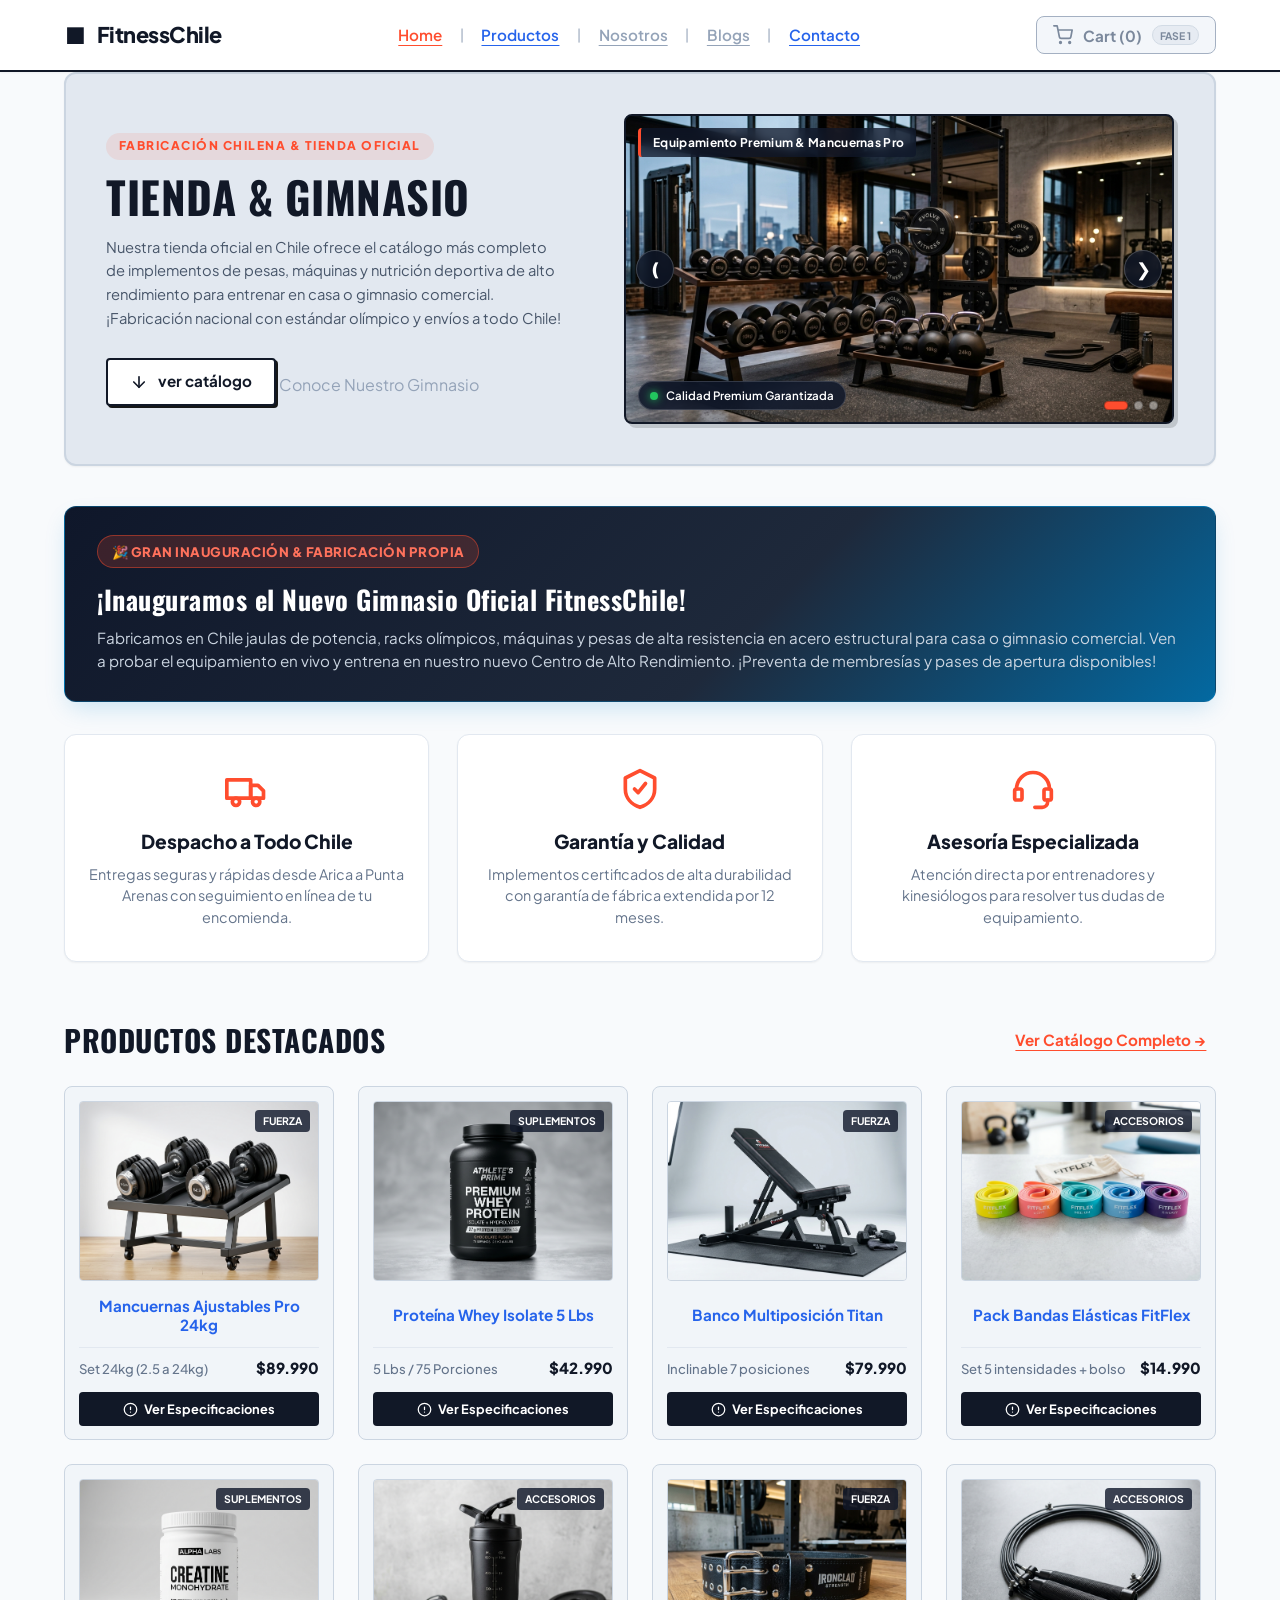
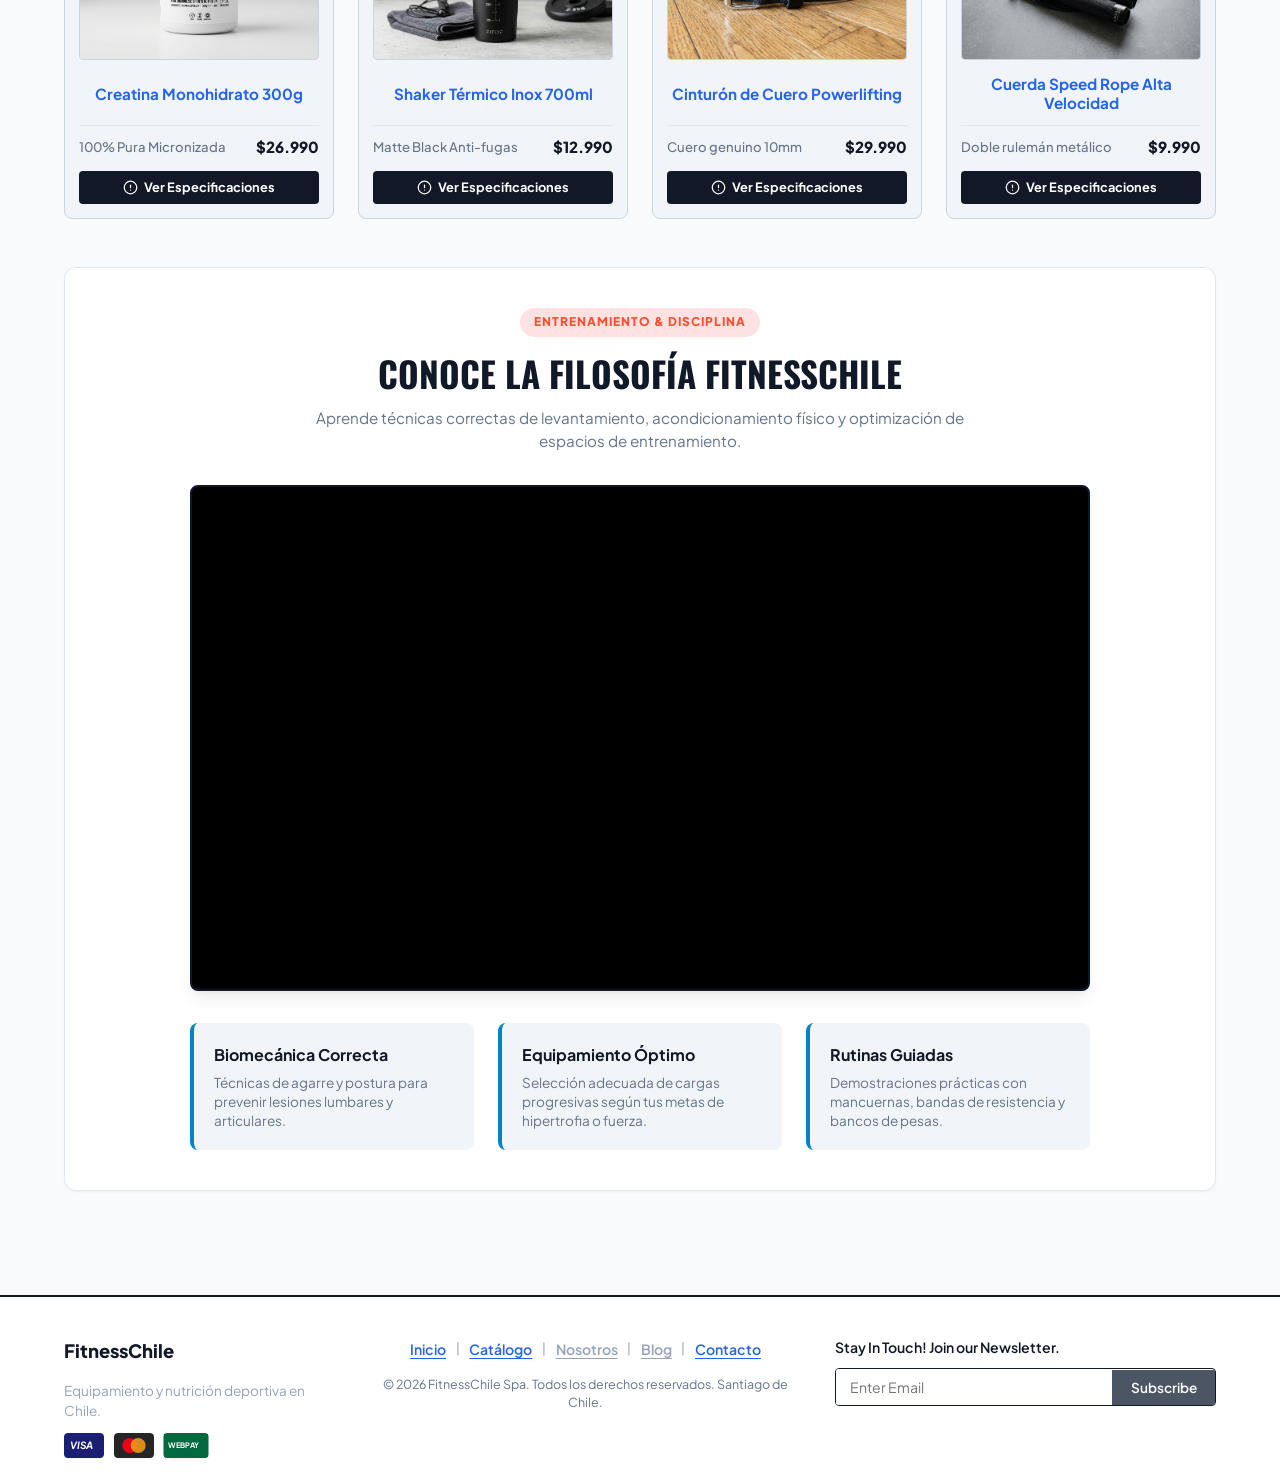
<file: index.html>
<!DOCTYPE html>
<html lang="es">
<head>
  <meta charset="UTF-8">
  <meta name="viewport" content="width=device-width, initial-scale=1.0">
  <title>FitnessChile | Inicio - Tienda Online de Equipamiento y Suplementación</title>
  <meta name="description" content="FitnessChile - Tu tienda online de implementos de gimnasio, pesas, mancuernas, suplementos y accesorios deportivos en Chile con envíos a todo el país.">
  
  <!-- Tipografías de Google Fonts -->
  <link rel="preconnect" href="https://fonts.googleapis.com">
  <link rel="preconnect" href="https://fonts.gstatic.com" crossorigin>
  <link href="https://fonts.googleapis.com/css2?family=Plus+Jakarta+Sans:wght@400;500;600;700;800&family=Oswald:wght@500;600;700&display=swap" rel="stylesheet">
  
  <!-- Hoja de Estilos Externa Unificada -->
  <link rel="stylesheet" href="css/style.css">
</head>
<body>

  <!-- ==================== HEADER PRINCIPAL ==================== -->
  <header class="site-header" id="header">
    <div class="header-container">
      
      <!-- Logotipo de la Marca -->
      <a href="index.html" class="brand-logo" id="brand-logo" aria-label="FitnessChile Inicio">
        <span class="logo-mark" aria-hidden="true">■</span>
        <span class="logo-text">FitnessChile</span>
      </a>

      <!-- Navegación Principal Interconectada -->
      <nav class="main-nav" aria-label="Navegación principal">
        <ul class="nav-links">
          <li><a href="index.html" class="nav-link active">Home</a></li>
          <li class="nav-divider" aria-hidden="true">|</li>
          <li><a href="productos.html" class="nav-link">Productos</a></li>
          <li class="nav-divider" aria-hidden="true">|</li>
          <li><a href="#" class="nav-link link-disabled" data-disabled-link aria-disabled="true" title="Disponible en la próxima actualización">Nosotros</a></li>
          <li class="nav-divider" aria-hidden="true">|</li>
          <li><a href="#" class="nav-link link-disabled" data-disabled-link aria-disabled="true" title="Disponible en la próxima actualización">Blogs</a></li>
          <li class="nav-divider" aria-hidden="true">|</li>
          <li><a href="contacto.html" class="nav-link">Contacto</a></li>
        </ul>
      </nav>

      <!-- Carrito Informativo -->
      <button type="button" class="cart-trigger-btn cart-disabled" id="open-cart-btn" aria-label="Carrito temporalmente pausado" title="Próximamente disponible en Fase 2">
        <svg class="cart-icon" width="20" height="20" viewBox="0 0 24 24" fill="none" stroke="currentColor" stroke-width="2" stroke-linecap="round" stroke-linejoin="round" aria-hidden="true">
          <circle cx="9" cy="21" r="1"></circle>
          <circle cx="20" cy="21" r="1"></circle>
          <path d="M1 1h4l2.68 13.39a2 2 0 0 0 2 1.61h9.72a2 2 0 0 0 2-1.61L23 6H6"></path>
        </svg>
        <span class="cart-label">Cart (0)</span>
        <span class="badge-disabled">Fase 1</span>
      </button>

      <!-- Botón móvil para menú responsive -->
      <button class="mobile-menu-toggle" id="mobile-menu-toggle" aria-label="Abrir menú de navegación">
        <span></span><span></span><span></span>
      </button>

    </div>
  </header>

  <!-- ==================== CONTENEDOR PRINCIPAL ==================== -->
  <main class="main-wrapper">

    <!-- ==================== HERO / BANNER PRINCIPAL CON SLIDER ==================== -->
    <section class="hero-section" id="hero" aria-labelledby="hero-heading">
      <div class="hero-card">
        
        <!-- Columna de Texto -->
        <div class="hero-content">
          <span class="hero-tag">FABRICACIÓN CHILENA & TIENDA OFICIAL</span>
          <h1 class="hero-title" id="hero-heading">TIENDA & GIMNASIO</h1>
          <p class="hero-description">
            Nuestra tienda oficial en Chile ofrece el catálogo más completo de implementos de pesas, máquinas y nutrición deportiva de alto rendimiento para entrenar en casa o gimnasio comercial. ¡Fabricación nacional con estándar olímpico y envíos a todo Chile!
          </p>
          <div class="hero-actions">
            <a href="productos.html" class="btn-hero-action" id="btn-hero-products">
              <svg class="btn-action-icon" width="18" height="18" viewBox="0 0 24 24" fill="none" stroke="currentColor" stroke-width="2.2" stroke-linecap="round" stroke-linejoin="round" aria-hidden="true">
                <line x1="12" y1="5" x2="12" y2="19"></line>
                <polyline points="19 12 12 19 5 12"></polyline>
              </svg>
              <span>Ver Catálogo</span>
            </a>
            <a href="#" class="btn-secondary-action link-disabled" data-disabled-link aria-disabled="true" title="Disponible en la próxima actualización">
              <span>Conoce Nuestro Gimnasio</span>
            </a>
          </div>
        </div>

        <!-- Columna de Slider Interactivo -->
        <div class="hero-media">
          <div class="hero-slider-container" id="hero-slider">
            
            <div class="hero-slides-wrapper" id="hero-slides">
              <!-- Slide 1 -->
              <div class="hero-slide active">
                <img src="assets/hero_banner.jpg" alt="Equipamiento de gimnasio y mancuernas FitnessChile" class="hero-banner-img">
                <div class="hero-slide-caption">Equipamiento Premium & Mancuernas Pro</div>
              </div>
              <!-- Slide 2 -->
              <div class="hero-slide">
                <img src="assets/hero_slide_2.jpg" alt="Zona de levantamiento olímpico y fuerza" class="hero-banner-img">
                <div class="hero-slide-caption">Zona de Fuerza & Levantamiento Olímpico</div>
              </div>
              <!-- Slide 3 -->
              <div class="hero-slide">
                <img src="assets/hero_slide_3.jpg" alt="Entrenamiento funcional y rendimiento" class="hero-banner-img">
                <div class="hero-slide-caption">Entrenamiento Funcional & Alta Intensidad</div>
              </div>
            </div>

            <!-- Botones de Navegación del Slider -->
            <button type="button" class="slider-arrow prev" id="slider-prev-btn" aria-label="Slide anterior">&#10090;</button>
            <button type="button" class="slider-arrow next" id="slider-next-btn" aria-label="Slide siguiente">&#10095;</button>

            <!-- Indicadores -->
            <div class="slider-indicators" id="slider-dots">
              <span class="slider-dot active" data-index="0" role="button" aria-label="Ir a diapositiva 1"></span>
              <span class="slider-dot" data-index="1" role="button" aria-label="Ir a diapositiva 2"></span>
              <span class="slider-dot" data-index="2" role="button" aria-label="Ir a diapositiva 3"></span>
            </div>

            <div class="hero-badge">
              <span class="badge-dot"></span> Calidad Premium Garantizada
            </div>
          </div>
        </div>

      </div>
    </section>

    <!-- ==================== BANNER DESTACADO: GRAN INAUGURACIÓN Y FABRICACIÓN ==================== -->
    <section class="inauguration-banner" aria-label="Gran inauguración del gimnasio y fabricación nacional">
      <div class="inauguration-content">
        <span class="inauguration-badge">
          🎉 Gran Inauguración & Fabricación Propia
        </span>
        <h2 class="inauguration-title">¡Inauguramos el Nuevo Gimnasio Oficial FitnessChile!</h2>
        <p class="inauguration-text">
          Fabricamos en Chile jaulas de potencia, racks olímpicos, máquinas y pesas de alta resistencia en acero estructural para casa o gimnasio comercial. Ven a probar el equipamiento en vivo y entrena en nuestro nuevo Centro de Alto Rendimiento. ¡Preventa de membresías y pases de apertura disponibles!
        </p>
      </div>
    </section>

    <!-- ==================== SECCIÓN DE BENEFICIOS / PROPUESTA DE VALOR ==================== -->
    <section class="values-grid" aria-label="Ventajas de FitnessChile">
      <article class="value-card">
        <span class="value-icon" aria-hidden="true">
          <svg viewBox="0 0 24 24" fill="none" stroke="currentColor" stroke-width="2" stroke-linecap="round" stroke-linejoin="round"><rect x="1" y="7" width="13" height="10"></rect><path d="M14 10h4l3 3v4h-7z"></path><circle cx="6" cy="19" r="2"></circle><circle cx="17" cy="19" r="2"></circle></svg>
        </span>
        <h3>Despacho a Todo Chile</h3>
        <p>Entregas seguras y rápidas desde Arica a Punta Arenas con seguimiento en línea de tu encomienda.</p>
      </article>

      <article class="value-card">
        <span class="value-icon" aria-hidden="true">
          <svg viewBox="0 0 24 24" fill="none" stroke="currentColor" stroke-width="2" stroke-linecap="round" stroke-linejoin="round"><path d="M12 2l8 4v6c0 5-3.5 8.5-8 10-4.5-1.5-8-5-8-10V6l8-4z"></path><polyline points="9 12 11 14 15 9"></polyline></svg>
        </span>
        <h3>Garantía y Calidad</h3>
        <p>Implementos certificados de alta durabilidad con garantía de fábrica extendida por 12 meses.</p>
      </article>

      <article class="value-card">
        <span class="value-icon" aria-hidden="true">
          <svg viewBox="0 0 24 24" fill="none" stroke="currentColor" stroke-width="2" stroke-linecap="round" stroke-linejoin="round"><path d="M3 12a9 9 0 0 1 18 0"></path><rect x="2" y="12" width="4" height="6" rx="1"></rect><rect x="18" y="12" width="4" height="6" rx="1"></rect><path d="M20 18v1a3 3 0 0 1-3 3h-4"></path></svg>
        </span>
        <h3>Asesoría Especializada</h3>
        <p>Atención directa por entrenadores y kinesiólogos para resolver tus dudas de equipamiento.</p>
      </article>
    </section>

    <!-- ==================== PRODUCTOS DESTACADOS ==================== -->
    <section class="products-section" id="catalogo" aria-labelledby="catalogo-heading">
      <div class="section-header-row">
        <h2 class="section-title" id="catalogo-heading">Productos Destacados</h2>
        <a href="productos.html" class="nav-link catalog-cta-link">Ver Catálogo Completo &rarr;</a>
      </div>

      <!-- Cuadrícula de 8 productos -->
      <div class="products-grid" id="products-grid">
        <!-- Renderizado dinámicamente mediante js/app.js -->
      </div>
    </section>

    <!-- ==================== SECCIÓN DE VIDEO EMBEBIDO ==================== -->
    <section class="video-showcase-section" id="video-destacado" aria-labelledby="video-title">
      <header class="video-section-header">
        <span class="section-tag">ENTRENAMIENTO & DISCIPLINA</span>
        <h2 id="video-title">Conoce la Filosofía FitnessChile</h2>
        <p>Aprende técnicas correctas de levantamiento, acondicionamiento físico y optimización de espacios de entrenamiento.</p>
      </header>

      <!-- Contenedor del video con proporción 16:9 responsiva -->
      <figure class="video-wrapper-16x9">
        <iframe 
          src="https://www.youtube-nocookie.com/embed/IxX_QHay02M" 
          title="Video Demostrativo FitnessChile: Entrenamiento y Fuerza" 
          allow="accelerometer; autoplay; clipboard-write; encrypted-media; gyroscope; picture-in-picture" 
          allowfullscreen>
        </iframe>
      </figure>

      <!-- Características destacadas del video -->
      <div class="video-features-row">
        <div class="video-feature-card">
          <h4>Biomecánica Correcta</h4>
          <p>Técnicas de agarre y postura para prevenir lesiones lumbares y articulares.</p>
        </div>
        <div class="video-feature-card">
          <h4>Equipamiento Óptimo</h4>
          <p>Selección adecuada de cargas progresivas según tus metas de hipertrofia o fuerza.</p>
        </div>
        <div class="video-feature-card">
          <h4>Rutinas Guiadas</h4>
          <p>Demostraciones prácticas con mancuernas, bandas de resistencia y bancos de pesas.</p>
        </div>
      </div>
    </section>

  </main>

  <!-- ==================== FOOTER INFORMATIVO ==================== -->
  <footer class="site-footer">
    <div class="footer-container">
      
      <!-- Columna Izquierda: Marca y Métodos de Pago -->
      <div class="footer-col footer-brand">
        <div class="footer-site-name">FitnessChile</div>
        <p class="footer-tagline">Equipamiento y nutrición deportiva en Chile.</p>
        
        <div class="payment-methods" aria-label="Métodos de pago aceptados">
          <div class="payment-badge" title="Visa">
            <svg width="40" height="25" viewBox="0 0 48 30" fill="none" aria-label="Visa">
              <rect width="48" height="30" rx="4" fill="#1A1F71"/>
              <text x="7" y="19" fill="#FFFFFF" font-family="'Plus Jakarta Sans', sans-serif" font-size="12" font-weight="bold" font-style="italic">VISA</text>
            </svg>
          </div>
          <div class="payment-badge" title="Mastercard">
            <svg width="40" height="25" viewBox="0 0 48 30" fill="none" aria-label="Mastercard">
              <rect width="48" height="30" rx="4" fill="#252525"/>
              <circle cx="19" cy="15" r="9" fill="#EB001B"/>
              <circle cx="29" cy="15" r="9" fill="#F79E1B" fill-opacity="0.85"/>
            </svg>
          </div>
          <div class="payment-badge" title="Webpay Plus">
            <svg width="46" height="25" viewBox="0 0 54 30" fill="none" aria-label="Webpay Plus">
              <rect width="54" height="30" rx="4" fill="#00693E"/>
              <text x="5" y="18" fill="#FFFFFF" font-family="'Plus Jakarta Sans', sans-serif" font-size="9" font-weight="bold">WEBPAY</text>
            </svg>
          </div>
        </div>
      </div>

      <!-- Columna Central: Enlaces de Navegación del Sitio -->
      <div class="footer-col footer-categories">
        <ul class="category-links">
          <li><a href="index.html" class="category-link">Inicio</a></li>
          <li class="cat-divider">|</li>
          <li><a href="productos.html" class="category-link">Catálogo</a></li>
          <li class="cat-divider">|</li>
          <li><a href="#" class="category-link link-disabled" data-disabled-link aria-disabled="true" title="Disponible en la próxima actualización">Nosotros</a></li>
          <li class="cat-divider">|</li>
          <li><a href="#" class="category-link link-disabled" data-disabled-link aria-disabled="true" title="Disponible en la próxima actualización">Blog</a></li>
          <li class="cat-divider">|</li>
          <li><a href="contacto.html" class="category-link">Contacto</a></li>
        </ul>
        <p class="copyright-text">© 2026 FitnessChile Spa. Todos los derechos reservados. Santiago de Chile.</p>
      </div>

      <!-- Columna Derecha: Newsletter Interactivo -->
      <div class="footer-col footer-newsletter">
        <p class="newsletter-headline">Stay In Touch! Join our Newsletter.</p>
        <form class="newsletter-form" id="newsletter-form" novalidate>
          <input 
            type="email" 
            id="newsletter-email" 
            class="newsletter-input" 
            placeholder="Enter Email" 
            required 
            autocomplete="email"
            aria-label="Correo electrónico para newsletter"
          >
          <button type="submit" class="newsletter-btn" id="newsletter-submit">Subscribe</button>
        </form>
      </div>

    </div>
  </footer>

  <!-- Notificaciones Toast -->
  <div class="toast-container" id="toast-container" aria-live="polite"></div>

  <!-- JavaScript Principal -->
  <script src="js/app.js"></script>
</body>
</html>
</file>
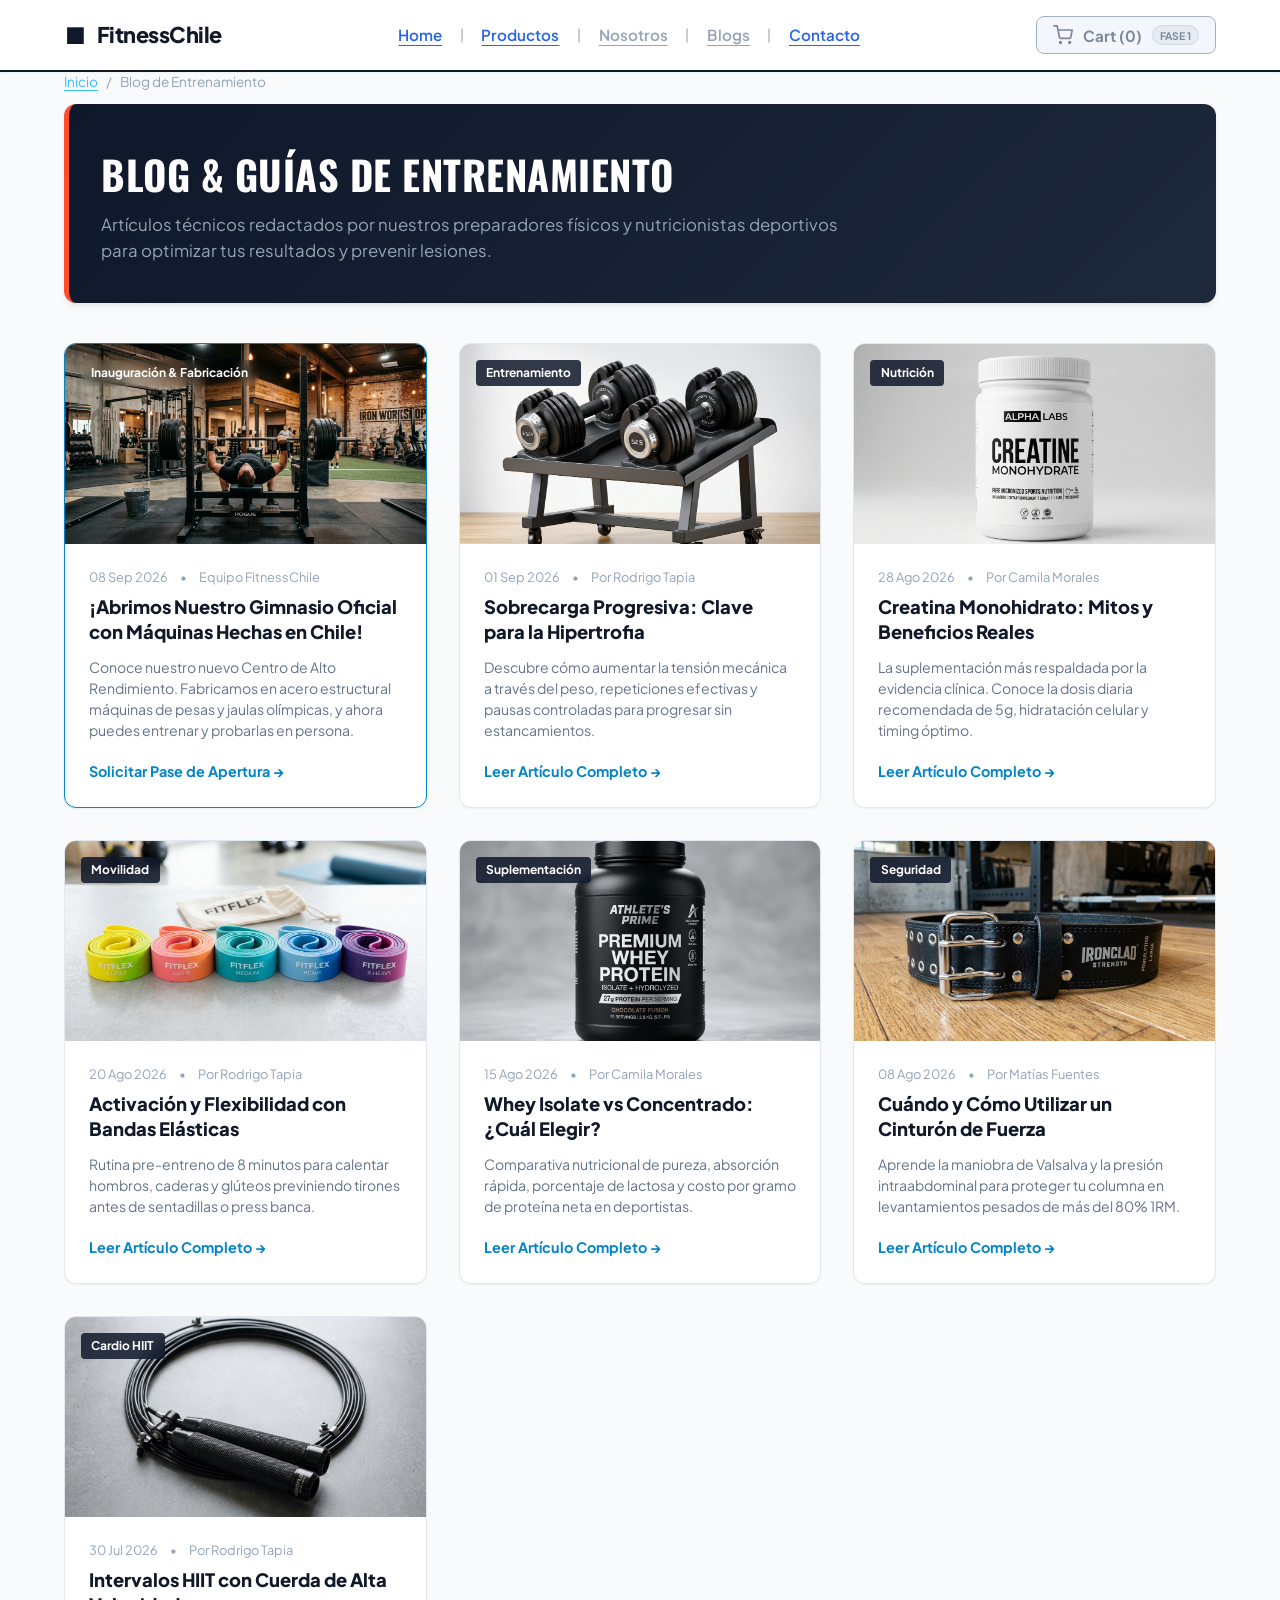
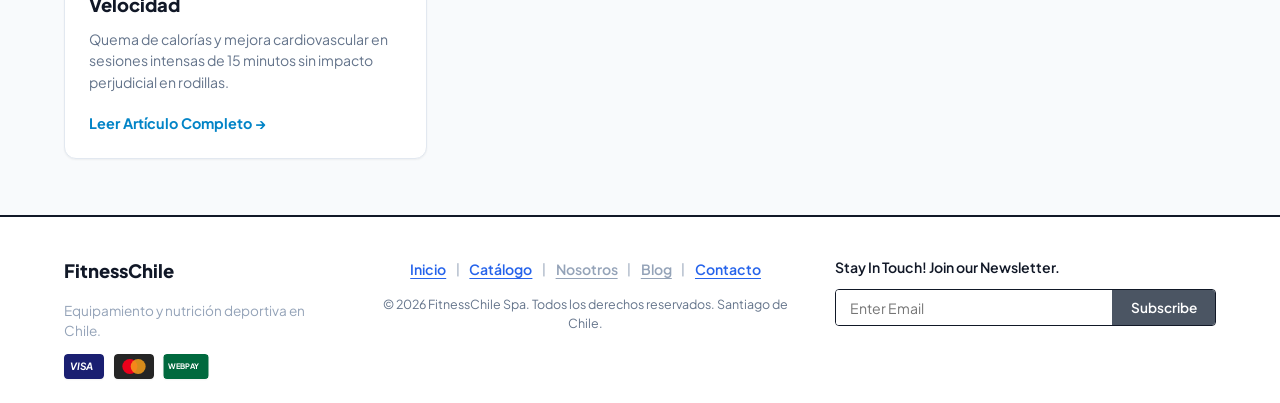
<file: blog.html>
<!DOCTYPE html>
<html lang="es">
<head>
  <meta charset="UTF-8">
  <meta name="viewport" content="width=device-width, initial-scale=1.0">
  <title>FitnessChile | Blog Deportivo - Entrenamiento y Nutrición</title>
  <meta name="description" content="Aprende sobre técnicas de entrenamiento de pesas, hipertrofia, uso de suplementos y nutrición deportiva con nuestros artículos especializados.">
  
  <!-- Tipografías de Google Fonts -->
  <link rel="preconnect" href="https://fonts.googleapis.com">
  <link rel="preconnect" href="https://fonts.gstatic.com" crossorigin>
  <link href="https://fonts.googleapis.com/css2?family=Plus+Jakarta+Sans:wght@400;500;600;700;800&family=Oswald:wght@500;600;700&display=swap" rel="stylesheet">
  
  <!-- Hoja de Estilos Externa Unificada -->
  <link rel="stylesheet" href="css/style.css">
</head>
<body>

  <!-- ==================== HEADER PRINCIPAL ==================== -->
  <header class="site-header" id="header">
    <div class="header-container">
      
      <a href="index.html" class="brand-logo" id="brand-logo" aria-label="FitnessChile Inicio">
        <span class="logo-mark" aria-hidden="true">■</span>
        <span class="logo-text">FitnessChile</span>
      </a>

      <!-- Navegación Principal Interconectada -->
      <nav class="main-nav" aria-label="Navegación principal">
        <ul class="nav-links">
          <li><a href="index.html" class="nav-link">Home</a></li>
          <li class="nav-divider" aria-hidden="true">|</li>
          <li><a href="productos.html" class="nav-link">Productos</a></li>
          <li class="nav-divider" aria-hidden="true">|</li>
          <li><a href="#" class="nav-link link-disabled" data-disabled-link aria-disabled="true" title="Disponible en la próxima actualización">Nosotros</a></li>
          <li class="nav-divider" aria-hidden="true">|</li>
          <li><a href="#" class="nav-link link-disabled" data-disabled-link aria-disabled="true" title="Disponible en la próxima actualización">Blogs</a></li>
          <li class="nav-divider" aria-hidden="true">|</li>
          <li><a href="contacto.html" class="nav-link">Contacto</a></li>
        </ul>
      </nav>

      <button type="button" class="cart-trigger-btn cart-disabled" id="open-cart-btn" aria-label="Carrito temporalmente pausado" title="Próximamente disponible en Fase 2">
        <svg class="cart-icon" width="20" height="20" viewBox="0 0 24 24" fill="none" stroke="currentColor" stroke-width="2" stroke-linecap="round" stroke-linejoin="round" aria-hidden="true">
          <circle cx="9" cy="21" r="1"></circle>
          <circle cx="20" cy="21" r="1"></circle>
          <path d="M1 1h4l2.68 13.39a2 2 0 0 0 2 1.61h9.72a2 2 0 0 0 2-1.61L23 6H6"></path>
        </svg>
        <span class="cart-label">Cart (0)</span>
        <span class="badge-disabled">Fase 1</span>
      </button>

      <button class="mobile-menu-toggle" id="mobile-menu-toggle" aria-label="Abrir menú de navegación">
        <span></span><span></span><span></span>
      </button>

    </div>
  </header>

  <!-- ==================== CONTENEDOR PRINCIPAL ==================== -->
  <main class="main-wrapper">

    <!-- Breadcrumbs -->
    <nav class="breadcrumbs" aria-label="Ruta de navegación">
      <a href="index.html">Inicio</a>
      <span aria-hidden="true">/</span>
      <span>Blog de Entrenamiento</span>
    </nav>

    <!-- Banner de Cabecera -->
    <header class="page-header-banner">
      <h1>Blog & Guías de Entrenamiento</h1>
      <p>Artículos técnicos redactados por nuestros preparadores físicos y nutricionistas deportivos para optimizar tus resultados y prevenir lesiones.</p>
    </header>

    <!-- ==================== GRID DE ARTÍCULOS SEMÁNTICOS ==================== -->
    <section class="blog-grid" aria-label="Artículos del blog">
      
      <!-- Artículo Destacado: Inauguración y Fabricación -->
      <article class="blog-card" style="border: 1.5px solid var(--color-brand-cyan);">
        <div class="blog-img-container">
          <img src="assets/hero_slide_2.jpg" alt="Inauguración del gimnasio y showroom FitnessChile">
          <span class="blog-badge" style="background: var(--color-brand-accent);">Inauguración & Fabricación</span>
        </div>
        <div class="blog-body">
          <div class="blog-meta">
            <time datetime="2026-09-08">08 Sep 2026</time>
            <span>•</span>
            <span>Equipo FitnessChile</span>
          </div>
          <h2 class="blog-title">¡Abrimos Nuestro Gimnasio Oficial con Máquinas Hechas en Chile!</h2>
          <p class="blog-excerpt">Conoce nuestro nuevo Centro de Alto Rendimiento. Fabricamos en acero estructural máquinas de pesas y jaulas olímpicas, y ahora puedes entrenar y probarlas en persona.</p>
          <a href="contacto.html" class="blog-read-more">Solicitar Pase de Apertura &rarr;</a>
        </div>
      </article>

      <!-- Artículo 1 -->
      <article class="blog-card">
        <div class="blog-img-container">
          <img src="assets/mancuernas.jpg" alt="Mancuernas ajustables en banco de pesas">
          <span class="blog-badge">Entrenamiento</span>
        </div>
        <div class="blog-body">
          <div class="blog-meta">
            <time datetime="2026-09-01">01 Sep 2026</time>
            <span>•</span>
            <span>Por Rodrigo Tapia</span>
          </div>
          <h2 class="blog-title">Sobrecarga Progresiva: Clave para la Hipertrofia</h2>
          <p class="blog-excerpt">Descubre cómo aumentar la tensión mecánica a través del peso, repeticiones efectivas y pausas controladas para progresar sin estancamientos.</p>
          <a href="#" class="blog-read-more" onclick="showArticleDetail(1); return false;">Leer Artículo Completo &rarr;</a>
        </div>
      </article>

      <!-- Artículo 2 -->
      <article class="blog-card">
        <div class="blog-img-container">
          <img src="assets/creatina.jpg" alt="Pote de creatina monohidrato micronizada">
          <span class="blog-badge">Nutrición</span>
        </div>
        <div class="blog-body">
          <div class="blog-meta">
            <time datetime="2026-08-28">28 Ago 2026</time>
            <span>•</span>
            <span>Por Camila Morales</span>
          </div>
          <h2 class="blog-title">Creatina Monohidrato: Mitos y Beneficios Reales</h2>
          <p class="blog-excerpt">La suplementación más respaldada por la evidencia clínica. Conoce la dosis diaria recomendada de 5g, hidratación celular y timing óptimo.</p>
          <a href="#" class="blog-read-more" onclick="showArticleDetail(2); return false;">Leer Artículo Completo &rarr;</a>
        </div>
      </article>

      <!-- Artículo 3 -->
      <article class="blog-card">
        <div class="blog-img-container">
          <img src="assets/bandas_resistencia.jpg" alt="Set de bandas elásticas de resistencia">
          <span class="blog-badge">Movilidad</span>
        </div>
        <div class="blog-body">
          <div class="blog-meta">
            <time datetime="2026-08-20">20 Ago 2026</time>
            <span>•</span>
            <span>Por Rodrigo Tapia</span>
          </div>
          <h2 class="blog-title">Activación y Flexibilidad con Bandas Elásticas</h2>
          <p class="blog-excerpt">Rutina pre-entreno de 8 minutos para calentar hombros, caderas y glúteos previniendo tirones antes de sentadillas o press banca.</p>
          <a href="#" class="blog-read-more" onclick="showArticleDetail(3); return false;">Leer Artículo Completo &rarr;</a>
        </div>
      </article>

      <!-- Artículo 4 -->
      <article class="blog-card">
        <div class="blog-img-container">
          <img src="assets/whey_protein.jpg" alt="Proteína Whey Isolate 5 libras">
          <span class="blog-badge">Suplementación</span>
        </div>
        <div class="blog-body">
          <div class="blog-meta">
            <time datetime="2026-08-15">15 Ago 2026</time>
            <span>•</span>
            <span>Por Camila Morales</span>
          </div>
          <h2 class="blog-title">Whey Isolate vs Concentrado: ¿Cuál Elegir?</h2>
          <p class="blog-excerpt">Comparativa nutricional de pureza, absorción rápida, porcentaje de lactosa y costo por gramo de proteína neta en deportistas.</p>
          <a href="#" class="blog-read-more" onclick="showArticleDetail(4); return false;">Leer Artículo Completo &rarr;</a>
        </div>
      </article>

      <!-- Artículo 5 -->
      <article class="blog-card">
        <div class="blog-img-container">
          <img src="assets/cinturon.jpg" alt="Cinturón de cuero de powerlifting">
          <span class="blog-badge">Seguridad</span>
        </div>
        <div class="blog-body">
          <div class="blog-meta">
            <time datetime="2026-08-08">08 Ago 2026</time>
            <span>•</span>
            <span>Por Matías Fuentes</span>
          </div>
          <h2 class="blog-title">Cuándo y Cómo Utilizar un Cinturón de Fuerza</h2>
          <p class="blog-excerpt">Aprende la maniobra de Valsalva y la presión intraabdominal para proteger tu columna en levantamientos pesados de más del 80% 1RM.</p>
          <a href="#" class="blog-read-more" onclick="showArticleDetail(5); return false;">Leer Artículo Completo &rarr;</a>
        </div>
      </article>

      <!-- Artículo 6 -->
      <article class="blog-card">
        <div class="blog-img-container">
          <img src="assets/cuerda.jpg" alt="Cuerda de saltar speed rope de alta velocidad">
          <span class="blog-badge">Cardio HIIT</span>
        </div>
        <div class="blog-body">
          <div class="blog-meta">
            <time datetime="2026-07-30">30 Jul 2026</time>
            <span>•</span>
            <span>Por Rodrigo Tapia</span>
          </div>
          <h2 class="blog-title">Intervalos HIIT con Cuerda de Alta Velocidad</h2>
          <p class="blog-excerpt">Quema de calorías y mejora cardiovascular en sesiones intensas de 15 minutos sin impacto perjudicial en rodillas.</p>
          <a href="#" class="blog-read-more" onclick="showArticleDetail(6); return false;">Leer Artículo Completo &rarr;</a>
        </div>
      </article>

    </section>

  </main>

  <!-- ==================== FOOTER INFORMATIVO ==================== -->
  <footer class="site-footer">
    <div class="footer-container">
      
      <div class="footer-col footer-brand">
        <div class="footer-site-name">FitnessChile</div>
        <p class="footer-tagline">Equipamiento y nutrición deportiva en Chile.</p>
        
        <div class="payment-methods" aria-label="Métodos de pago aceptados">
          <div class="payment-badge" title="Visa">
            <svg width="40" height="25" viewBox="0 0 48 30" fill="none">
              <rect width="48" height="30" rx="4" fill="#1A1F71"/>
              <text x="7" y="19" fill="#FFFFFF" font-family="'Plus Jakarta Sans', sans-serif" font-size="12" font-weight="bold" font-style="italic">VISA</text>
            </svg>
          </div>
          <div class="payment-badge" title="Mastercard">
            <svg width="40" height="25" viewBox="0 0 48 30" fill="none">
              <rect width="48" height="30" rx="4" fill="#252525"/>
              <circle cx="19" cy="15" r="9" fill="#EB001B"/>
              <circle cx="29" cy="15" r="9" fill="#F79E1B" fill-opacity="0.85"/>
            </svg>
          </div>
          <div class="payment-badge" title="Webpay Plus">
            <svg width="46" height="25" viewBox="0 0 54 30" fill="none">
              <rect width="54" height="30" rx="4" fill="#00693E"/>
              <text x="5" y="18" fill="#FFFFFF" font-family="'Plus Jakarta Sans', sans-serif" font-size="9" font-weight="bold">WEBPAY</text>
            </svg>
          </div>
        </div>
      </div>

      <div class="footer-col footer-categories">
        <ul class="category-links">
          <li><a href="index.html" class="category-link">Inicio</a></li>
          <li class="cat-divider">|</li>
          <li><a href="productos.html" class="category-link">Catálogo</a></li>
          <li class="cat-divider">|</li>
          <li><a href="#" class="category-link link-disabled" data-disabled-link aria-disabled="true" title="Disponible en la próxima actualización">Nosotros</a></li>
          <li class="cat-divider">|</li>
          <li><a href="#" class="category-link link-disabled" data-disabled-link aria-disabled="true" title="Disponible en la próxima actualización">Blog</a></li>
          <li class="cat-divider">|</li>
          <li><a href="contacto.html" class="category-link">Contacto</a></li>
        </ul>
        <p class="copyright-text">© 2026 FitnessChile Spa. Todos los derechos reservados. Santiago de Chile.</p>
      </div>

      <div class="footer-col footer-newsletter">
        <p class="newsletter-headline">Stay In Touch! Join our Newsletter.</p>
        <form class="newsletter-form" id="newsletter-form" novalidate>
          <input 
            type="email" 
            id="newsletter-email" 
            class="newsletter-input" 
            placeholder="Enter Email" 
            required 
            autocomplete="email"
            aria-label="Correo electrónico para newsletter"
          >
          <button type="submit" class="newsletter-btn" id="newsletter-submit">Subscribe</button>
        </form>
      </div>

    </div>
  </footer>

  <div class="toast-container" id="toast-container" aria-live="polite"></div>

  <script src="js/app.js"></script>
</body>
</html>
</file>
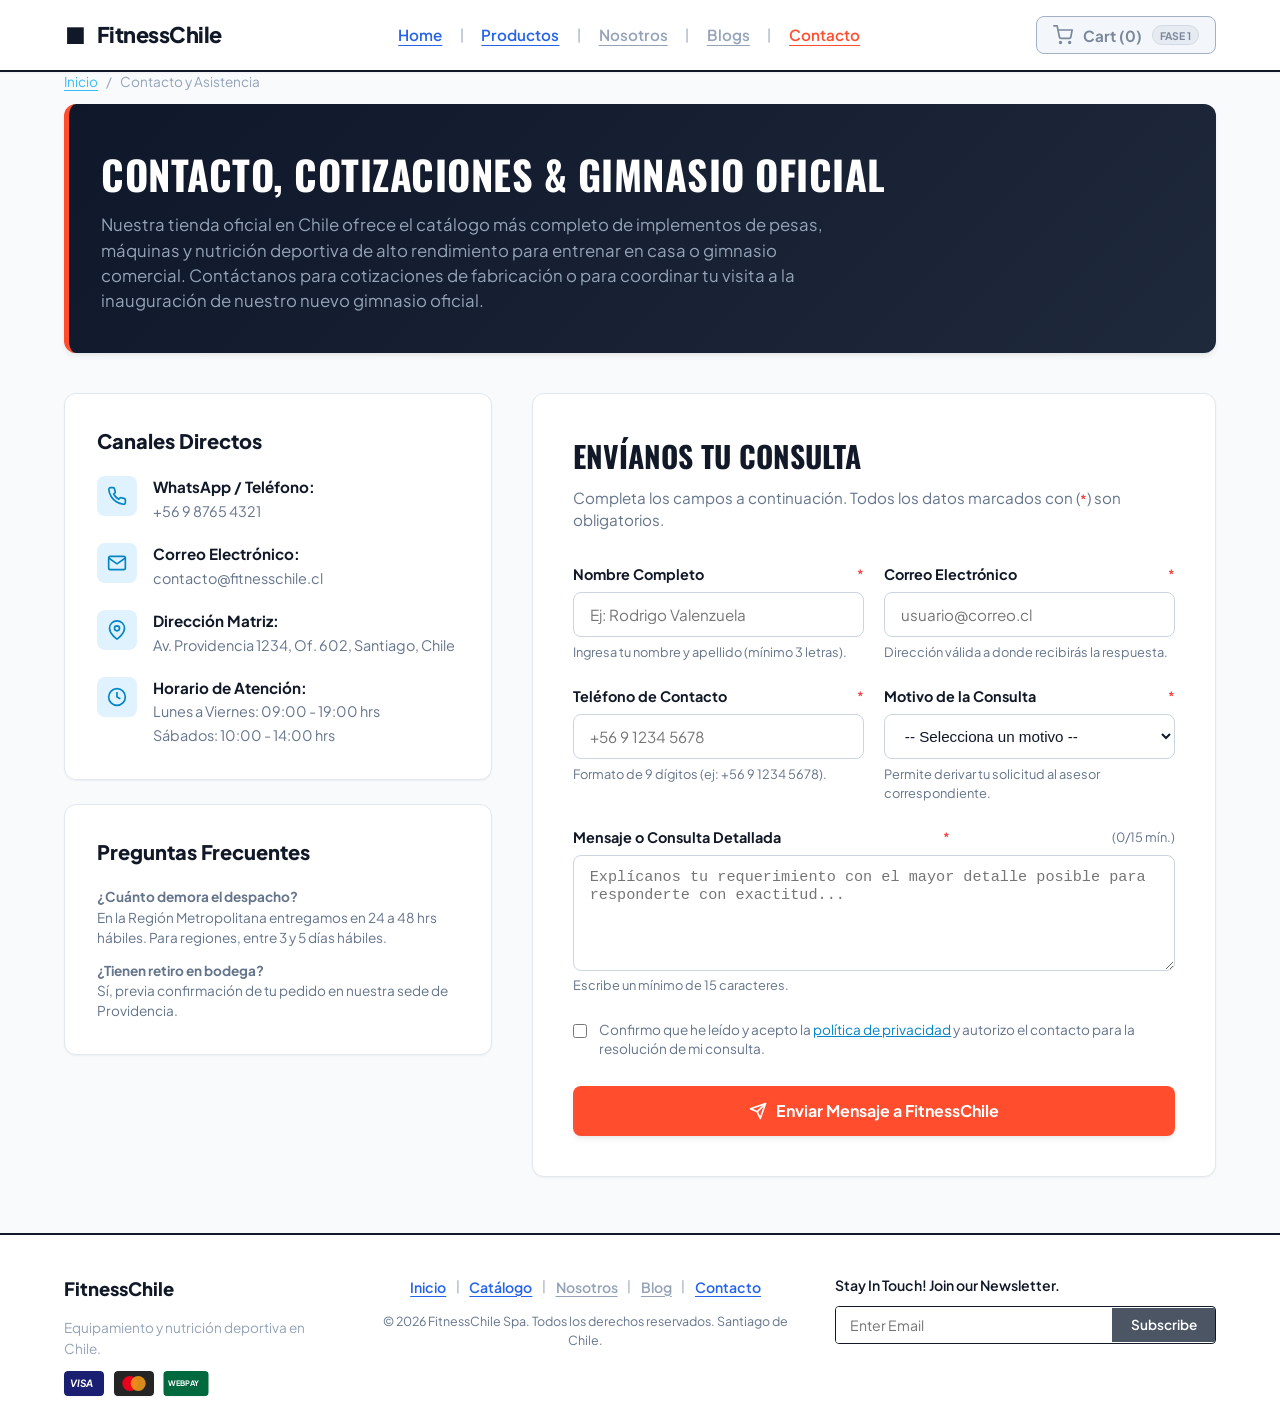
<file: contacto.html>
<!DOCTYPE html>
<html lang="es">
<head>
  <meta charset="UTF-8">
  <meta name="viewport" content="width=device-width, initial-scale=1.0">
  <title>FitnessChile | Contacto y Asesoría Especializada</title>
  <meta name="description" content="Comunícate con nuestro equipo de atención y asesoría técnica para cotizaciones, dudas de despacho y consultas de equipamiento deportivo.">
  
  <!-- Tipografías de Google Fonts -->
  <link rel="preconnect" href="https://fonts.googleapis.com">
  <link rel="preconnect" href="https://fonts.gstatic.com" crossorigin>
  <link href="https://fonts.googleapis.com/css2?family=Plus+Jakarta+Sans:wght@400;500;600;700;800&family=Oswald:wght@500;600;700&display=swap" rel="stylesheet">
  
  <!-- Hoja de Estilos Externa Unificada -->
  <link rel="stylesheet" href="css/style.css">
</head>
<body>

  <!-- ==================== HEADER PRINCIPAL ==================== -->
  <header class="site-header" id="header">
    <div class="header-container">
      
      <a href="index.html" class="brand-logo" id="brand-logo" aria-label="FitnessChile Inicio">
        <span class="logo-mark" aria-hidden="true">■</span>
        <span class="logo-text">FitnessChile</span>
      </a>

      <!-- Navegación Principal Interconectada -->
      <nav class="main-nav" aria-label="Navegación principal">
        <ul class="nav-links">
          <li><a href="index.html" class="nav-link">Home</a></li>
          <li class="nav-divider" aria-hidden="true">|</li>
          <li><a href="productos.html" class="nav-link">Productos</a></li>
          <li class="nav-divider" aria-hidden="true">|</li>
          <li><a href="#" class="nav-link link-disabled" data-disabled-link aria-disabled="true" title="Disponible en la próxima actualización">Nosotros</a></li>
          <li class="nav-divider" aria-hidden="true">|</li>
          <li><a href="#" class="nav-link link-disabled" data-disabled-link aria-disabled="true" title="Disponible en la próxima actualización">Blogs</a></li>
          <li class="nav-divider" aria-hidden="true">|</li>
          <li><a href="contacto.html" class="nav-link active">Contacto</a></li>
        </ul>
      </nav>

      <button type="button" class="cart-trigger-btn cart-disabled" id="open-cart-btn" aria-label="Carrito temporalmente pausado" title="Próximamente disponible en Fase 2">
        <svg class="cart-icon" width="20" height="20" viewBox="0 0 24 24" fill="none" stroke="currentColor" stroke-width="2" stroke-linecap="round" stroke-linejoin="round" aria-hidden="true">
          <circle cx="9" cy="21" r="1"></circle>
          <circle cx="20" cy="21" r="1"></circle>
          <path d="M1 1h4l2.68 13.39a2 2 0 0 0 2 1.61h9.72a2 2 0 0 0 2-1.61L23 6H6"></path>
        </svg>
        <span class="cart-label">Cart (0)</span>
        <span class="badge-disabled">Fase 1</span>
      </button>

      <button class="mobile-menu-toggle" id="mobile-menu-toggle" aria-label="Abrir menú de navegación">
        <span></span><span></span><span></span>
      </button>

    </div>
  </header>

  <!-- ==================== CONTENEDOR PRINCIPAL ==================== -->
  <main class="main-wrapper">

    <!-- Breadcrumbs -->
    <nav class="breadcrumbs" aria-label="Ruta de navegación">
      <a href="index.html">Inicio</a>
      <span aria-hidden="true">/</span>
      <span>Contacto y Asistencia</span>
    </nav>

    <!-- Banner de Cabecera -->
    <header class="page-header-banner">
      <h1>Contacto, Cotizaciones & Gimnasio Oficial</h1>
      <p>Nuestra tienda oficial en Chile ofrece el catálogo más completo de implementos de pesas, máquinas y nutrición deportiva de alto rendimiento para entrenar en casa o gimnasio comercial. Contáctanos para cotizaciones de fabricación o para coordinar tu visita a la inauguración de nuestro nuevo gimnasio oficial.</p>
    </header>

    <!-- ==================== LAYOUT DE CONTACTO ==================== -->
    <div class="contact-layout">
      
      <!-- Panel Izquierdo: Información y Canales de Atención -->
      <aside class="contact-info-panel" aria-label="Información de atención al cliente">
        <article class="contact-info-card">
          <h3>Canales Directos</h3>
          
          <div class="info-item">
            <div class="info-icon" aria-hidden="true">
              <svg width="20" height="20" viewBox="0 0 24 24" fill="none" stroke="currentColor" stroke-width="2"><path d="M22 16.92v3a2 2 0 0 1-2.18 2 19.79 19.79 0 0 1-8.63-3.07 19.5 19.5 0 0 1-6-6 19.79 19.79 0 0 1-3.07-8.67A2 2 0 0 1 4.11 2h3a2 2 0 0 1 2 1.72 12.84 12.84 0 0 0 .7 2.81 2 2 0 0 1-.45 2.11L8.09 9.91a16 16 0 0 0 6 6l1.27-1.27a2 2 0 0 1 2.11-.45 12.84 12.84 0 0 0 2.81.7A2 2 0 0 1 22 16.92z"></path></svg>
            </div>
            <div class="info-text">
              <strong>WhatsApp / Teléfono:</strong>
              <a href="tel:+56987654321">+56 9 8765 4321</a>
            </div>
          </div>

          <div class="info-item">
            <div class="info-icon" aria-hidden="true">
              <svg width="20" height="20" viewBox="0 0 24 24" fill="none" stroke="currentColor" stroke-width="2"><path d="M4 4h16c1.1 0 2 .9 2 2v12c0 1.1-.9 2-2 2H4c-1.1 0-2-.9-2-2V6c0-1.1.9-2 2-2z"></path><polyline points="22,6 12,13 2,6"></polyline></svg>
            </div>
            <div class="info-text">
              <strong>Correo Electrónico:</strong>
              <a href="mailto:contacto@fitnesschile.cl">contacto@fitnesschile.cl</a>
            </div>
          </div>

          <div class="info-item">
            <div class="info-icon" aria-hidden="true">
              <svg width="20" height="20" viewBox="0 0 24 24" fill="none" stroke="currentColor" stroke-width="2"><path d="M21 10c0 7-9 13-9 13s-9-6-9-13a9 9 0 0 1 18 0z"></path><circle cx="12" cy="10" r="3"></circle></svg>
            </div>
            <div class="info-text">
              <strong>Dirección Matriz:</strong>
              <span>Av. Providencia 1234, Of. 602, Santiago, Chile</span>
            </div>
          </div>

          <div class="info-item">
            <div class="info-icon" aria-hidden="true">
              <svg width="20" height="20" viewBox="0 0 24 24" fill="none" stroke="currentColor" stroke-width="2"><circle cx="12" cy="12" r="10"></circle><polyline points="12 6 12 12 16 14"></polyline></svg>
            </div>
            <div class="info-text">
              <strong>Horario de Atención:</strong>
              <span>Lunes a Viernes: 09:00 - 19:00 hrs<br>Sábados: 10:00 - 14:00 hrs</span>
            </div>
          </div>
        </article>

        <article class="contact-info-card">
          <h3>Preguntas Frecuentes</h3>
          <p class="faq-text">
            <strong>¿Cuánto demora el despacho?</strong><br>
            En la Región Metropolitana entregamos en 24 a 48 hrs hábiles. Para regiones, entre 3 y 5 días hábiles.
          </p>
          <p class="faq-text">
            <strong>¿Tienen retiro en bodega?</strong><br>
            Sí, previa confirmación de tu pedido en nuestra sede de Providencia.
          </p>
        </article>
      </aside>

      <!-- Panel Derecho: Formulario Interactivo con Validación en JS -->
      <section class="contact-form-container" aria-labelledby="form-heading">
        <h2 id="form-heading">Envíanos tu Consulta</h2>
        <p class="form-lead-text">Completa los campos a continuación. Todos los datos marcados con (<span class="required-badge">*</span>) son obligatorios.</p>

        <form id="contact-form" novalidate>
          
          <div class="form-grid-2">
            <!-- Campo Nombre Completo -->
            <div class="form-control-group">
              <label for="contact-name">
                Nombre Completo <span class="required-badge">*</span>
              </label>
              <input 
                type="text" 
                id="contact-name" 
                name="name" 
                placeholder="Ej: Rodrigo Valenzuela" 
                autocomplete="name" 
                required 
                aria-describedby="hint-name error-name"
              >
              <span class="field-hint" id="hint-name">Ingresa tu nombre y apellido (mínimo 3 letras).</span>
              <span class="field-error" id="error-name" role="alert"></span>
            </div>

            <!-- Campo Correo Electrónico -->
            <div class="form-control-group">
              <label for="contact-email">
                Correo Electrónico <span class="required-badge">*</span>
              </label>
              <input 
                type="email" 
                id="contact-email" 
                name="email" 
                placeholder="usuario@correo.cl" 
                autocomplete="email" 
                required 
                aria-describedby="hint-email error-email"
              >
              <span class="field-hint" id="hint-email">Dirección válida a donde recibirás la respuesta.</span>
              <span class="field-error" id="error-email" role="alert"></span>
            </div>
          </div>

          <div class="form-grid-2">
            <!-- Campo Teléfono -->
            <div class="form-control-group">
              <label for="contact-phone">
                Teléfono de Contacto <span class="required-badge">*</span>
              </label>
              <input 
                type="tel" 
                id="contact-phone" 
                name="phone" 
                placeholder="+56 9 1234 5678" 
                autocomplete="tel" 
                required 
                aria-describedby="hint-phone error-phone"
              >
              <span class="field-hint" id="hint-phone">Formato de 9 dígitos (ej: +56 9 1234 5678).</span>
              <span class="field-error" id="error-phone" role="alert"></span>
            </div>

            <!-- Campo Motivo de Consulta -->
            <div class="form-control-group">
              <label for="contact-subject">
                Motivo de la Consulta <span class="required-badge">*</span>
              </label>
              <select id="contact-subject" name="subject" required aria-describedby="hint-subject error-subject">
                <option value="">-- Selecciona un motivo --</option>
                <option value="inauguracion">🎉 Gran Inauguración Gimnasio Oficial (Pases y Visitas)</option>
                <option value="fabricacion">🏭 Fabricación Nacional de Máquinas / Jaulas a Medida</option>
                <option value="asesoria">🏋️ Equipamiento para Casa o Gimnasio Comercial</option>
                <option value="productos">📦 Consulta sobre Catálogo y Nutrición Deportiva</option>
                <option value="despachos">🚚 Despachos a Todo Chile</option>
                <option value="garantia">🛡️ Garantía y Soporte Técnico de Fábrica</option>
              </select>
              <span class="field-hint" id="hint-subject">Permite derivar tu solicitud al asesor correspondiente.</span>
              <span class="field-error" id="error-subject" role="alert"></span>
            </div>
          </div>

          <!-- Campo Mensaje Detallado -->
          <div class="form-control-group">
            <label for="contact-message">
              Mensaje o Consulta Detallada <span class="required-badge">*</span>
              <span class="char-counter-label">(<span id="char-counter">0</span>/15 mín.)</span>
            </label>
            <textarea 
              id="contact-message" 
              name="message" 
              rows="5" 
              placeholder="Explícanos tu requerimiento con el mayor detalle posible para responderte con exactitud..." 
              required 
              aria-describedby="hint-message error-message"
            ></textarea>
            <span class="field-hint" id="hint-message">Escribe un mínimo de 15 caracteres.</span>
            <span class="field-error" id="error-message" role="alert"></span>
          </div>

          <!-- Checkbox Términos y Condiciones -->
          <div class="form-checkbox-row">
            <input type="checkbox" id="contact-terms" name="terms" required aria-describedby="error-terms">
            <label for="contact-terms">
              Confirmo que he leído y acepto la <a href="#" class="privacy-link">política de privacidad</a> y autorizo el contacto para la resolución de mi consulta.
            </label>
          </div>
          <span class="field-error" id="error-terms" role="alert"></span>

          <!-- Botón de Envío -->
          <button type="submit" class="btn-submit-contact" id="btn-submit-contact">
            <svg width="18" height="18" viewBox="0 0 24 24" fill="none" stroke="currentColor" stroke-width="2.2" stroke-linecap="round" stroke-linejoin="round" aria-hidden="true">
              <line x1="22" y1="2" x2="11" y2="13"></line>
              <polygon points="22 2 15 22 11 13 2 9 22 2"></polygon>
            </svg>
            <span>Enviar Mensaje a FitnessChile</span>
          </button>

        </form>
      </section>

    </div>

  </main>

  <!-- ==================== FOOTER INFORMATIVO ==================== -->
  <footer class="site-footer">
    <div class="footer-container">
      
      <div class="footer-col footer-brand">
        <div class="footer-site-name">FitnessChile</div>
        <p class="footer-tagline">Equipamiento y nutrición deportiva en Chile.</p>
        
        <div class="payment-methods" aria-label="Métodos de pago aceptados">
          <div class="payment-badge" title="Visa">
            <svg width="40" height="25" viewBox="0 0 48 30" fill="none">
              <rect width="48" height="30" rx="4" fill="#1A1F71"/>
              <text x="7" y="19" fill="#FFFFFF" font-family="'Plus Jakarta Sans', sans-serif" font-size="12" font-weight="bold" font-style="italic">VISA</text>
            </svg>
          </div>
          <div class="payment-badge" title="Mastercard">
            <svg width="40" height="25" viewBox="0 0 48 30" fill="none">
              <rect width="48" height="30" rx="4" fill="#252525"/>
              <circle cx="19" cy="15" r="9" fill="#EB001B"/>
              <circle cx="29" cy="15" r="9" fill="#F79E1B" fill-opacity="0.85"/>
            </svg>
          </div>
          <div class="payment-badge" title="Webpay Plus">
            <svg width="46" height="25" viewBox="0 0 54 30" fill="none">
              <rect width="54" height="30" rx="4" fill="#00693E"/>
              <text x="5" y="18" fill="#FFFFFF" font-family="'Plus Jakarta Sans', sans-serif" font-size="9" font-weight="bold">WEBPAY</text>
            </svg>
          </div>
        </div>
      </div>

      <div class="footer-col footer-categories">
        <ul class="category-links">
          <li><a href="index.html" class="category-link">Inicio</a></li>
          <li class="cat-divider">|</li>
          <li><a href="productos.html" class="category-link">Catálogo</a></li>
          <li class="cat-divider">|</li>
          <li><a href="#" class="category-link link-disabled" data-disabled-link aria-disabled="true" title="Disponible en la próxima actualización">Nosotros</a></li>
          <li class="cat-divider">|</li>
          <li><a href="#" class="category-link link-disabled" data-disabled-link aria-disabled="true" title="Disponible en la próxima actualización">Blog</a></li>
          <li class="cat-divider">|</li>
          <li><a href="contacto.html" class="category-link">Contacto</a></li>
        </ul>
        <p class="copyright-text">© 2026 FitnessChile Spa. Todos los derechos reservados. Santiago de Chile.</p>
      </div>

      <div class="footer-col footer-newsletter">
        <p class="newsletter-headline">Stay In Touch! Join our Newsletter.</p>
        <form class="newsletter-form" id="newsletter-form" novalidate>
          <input 
            type="email" 
            id="newsletter-email" 
            class="newsletter-input" 
            placeholder="Enter Email" 
            required 
            autocomplete="email"
            aria-label="Correo electrónico para newsletter"
          >
          <button type="submit" class="newsletter-btn" id="newsletter-submit">Subscribe</button>
        </form>
      </div>

    </div>
  </footer>

  <div class="toast-container" id="toast-container" aria-live="polite"></div>

  <script src="js/app.js"></script>
</body>
</html>
</file>
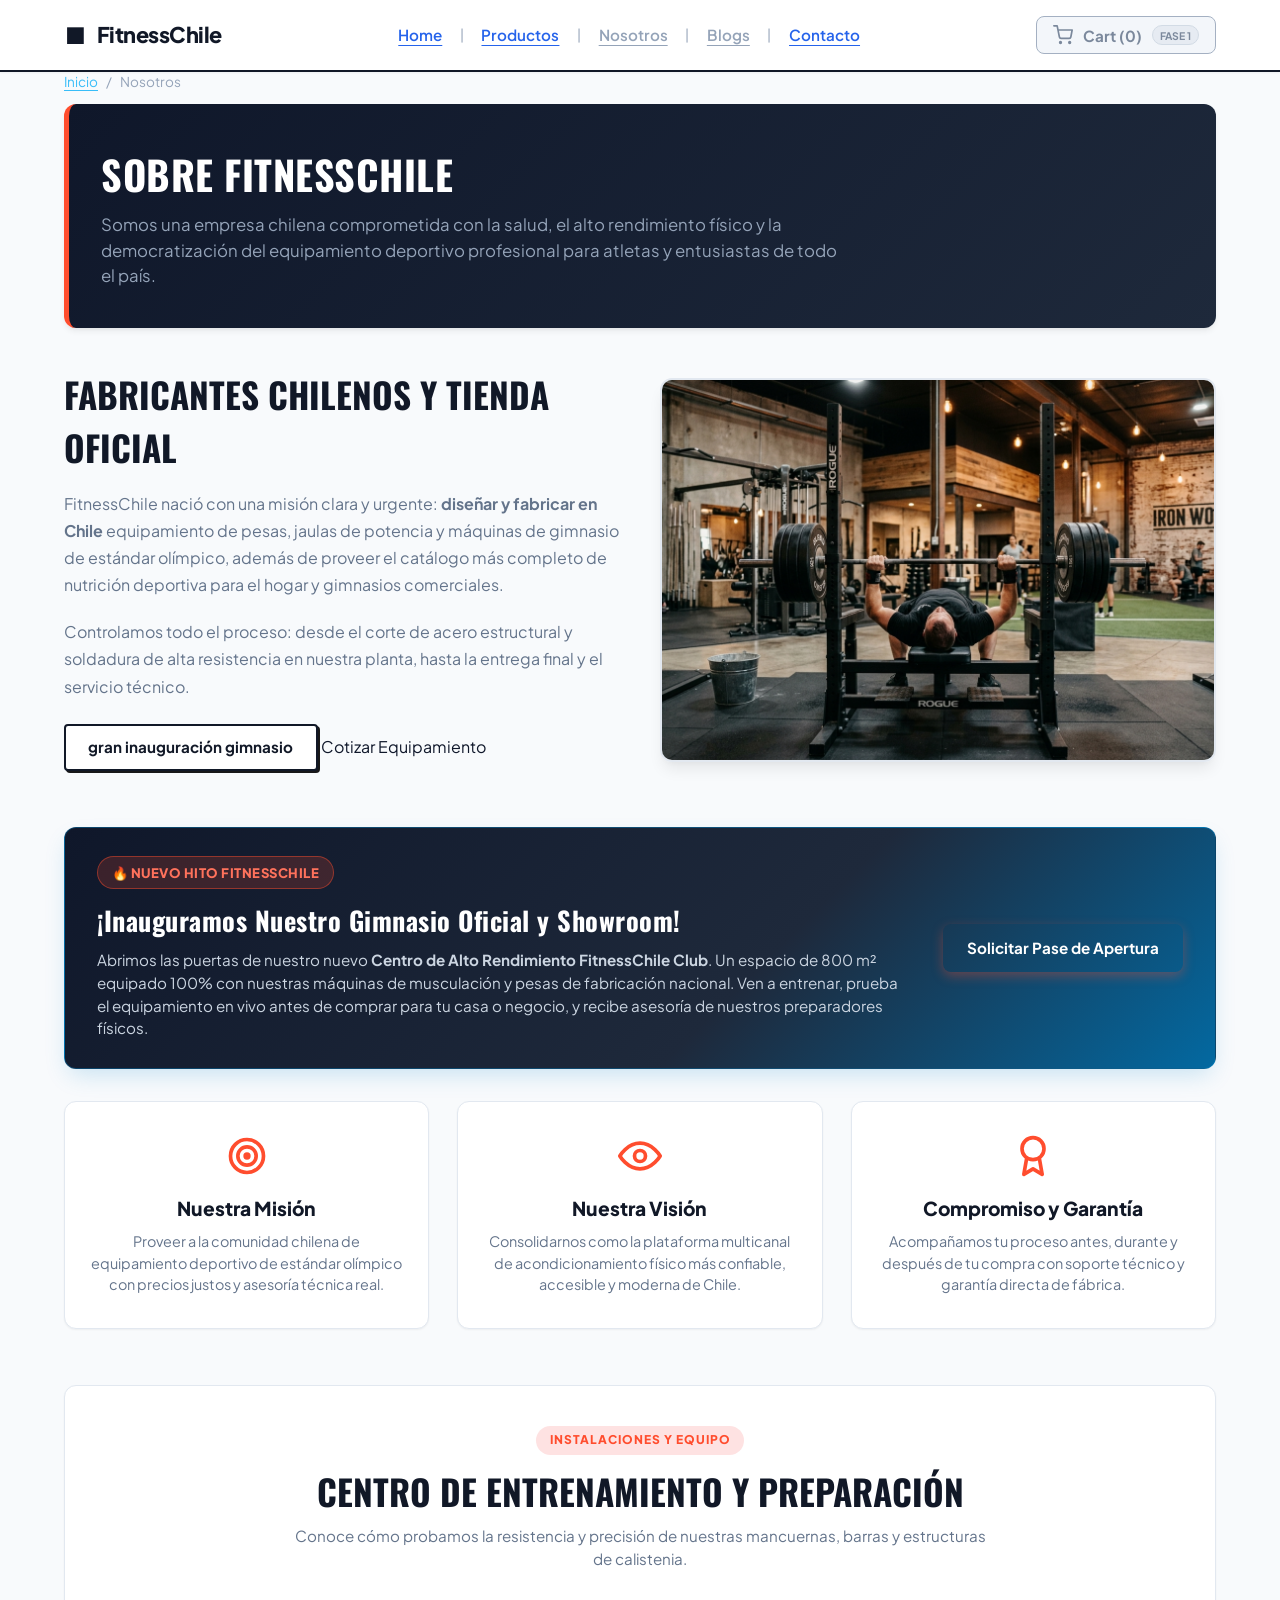
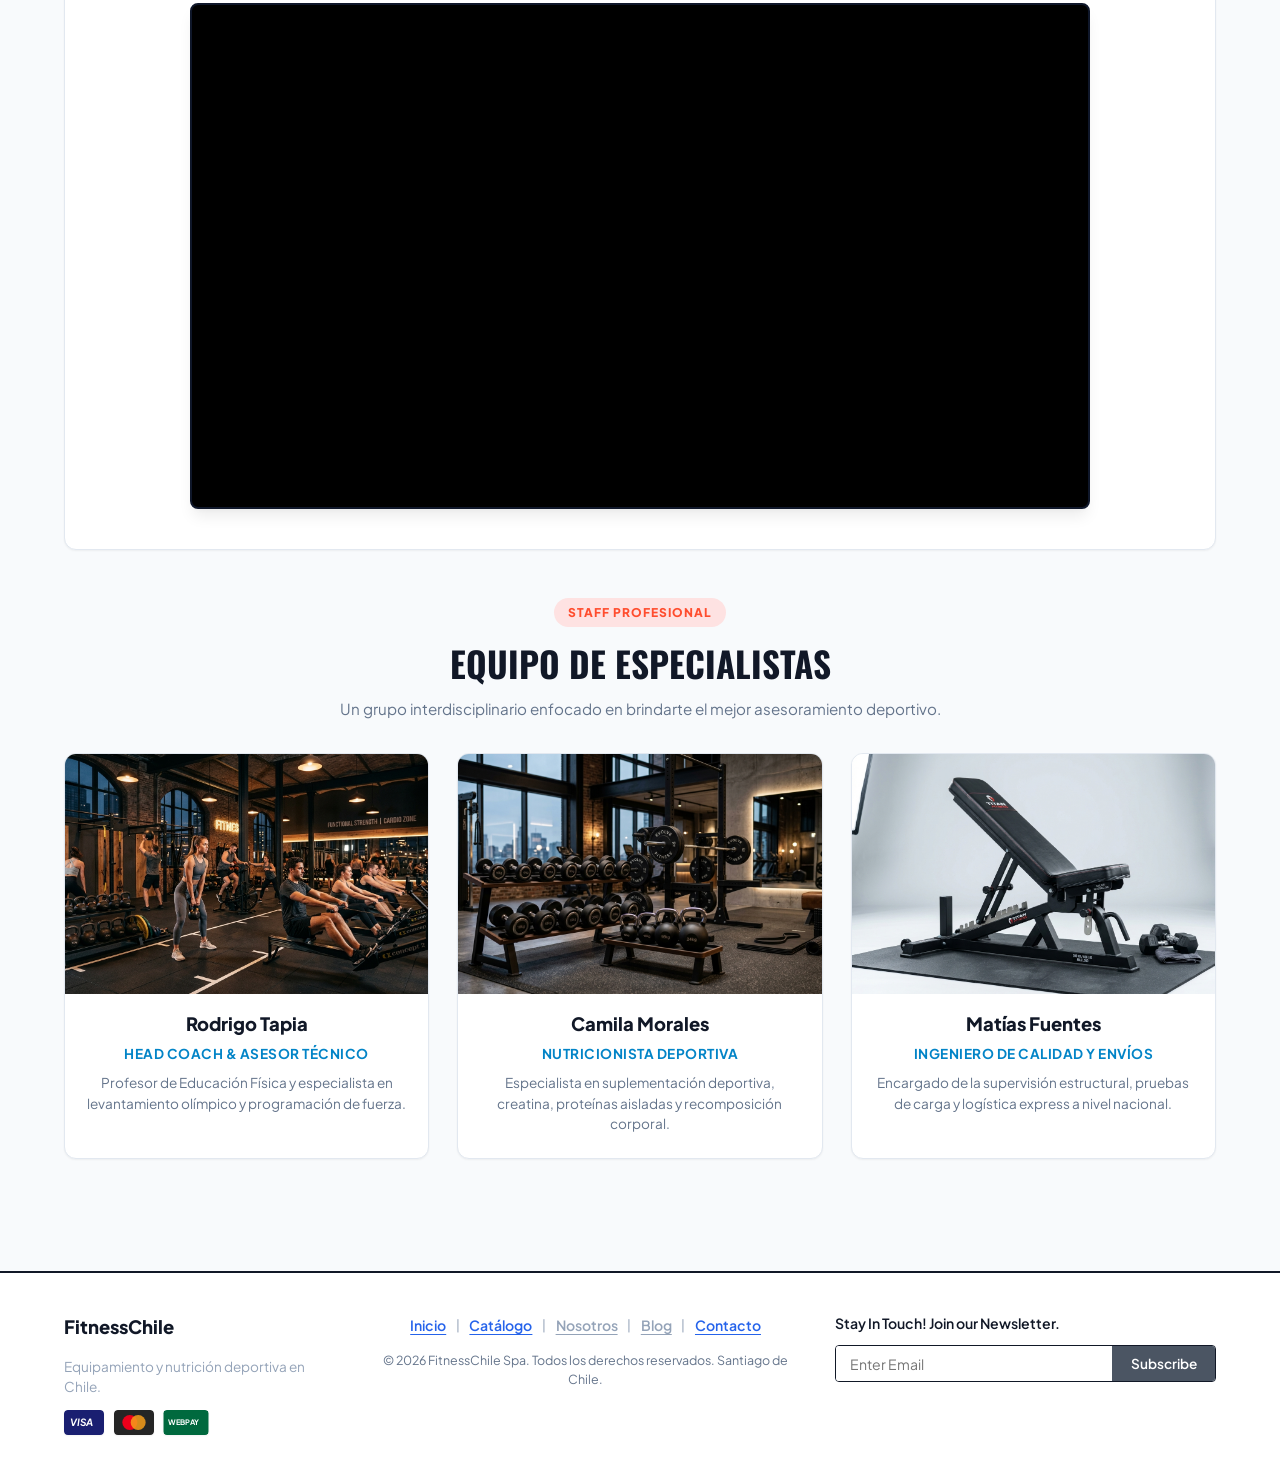
<file: nosotros.html>
<!DOCTYPE html>
<html lang="es">
<head>
  <meta charset="UTF-8">
  <meta name="viewport" content="width=device-width, initial-scale=1.0">
  <title>FitnessChile | Quiénes Somos - Nuestra Historia y Equipo</title>
  <meta name="description" content="Conoce a FitnessChile: líderes en equipamiento deportivo, acondicionamiento y suplementación de alto estándar en Santiago y todo Chile.">
  
  <!-- Tipografías de Google Fonts -->
  <link rel="preconnect" href="https://fonts.googleapis.com">
  <link rel="preconnect" href="https://fonts.gstatic.com" crossorigin>
  <link href="https://fonts.googleapis.com/css2?family=Plus+Jakarta+Sans:wght@400;500;600;700;800&family=Oswald:wght@500;600;700&display=swap" rel="stylesheet">
  
  <!-- Hoja de Estilos Externa Unificada -->
  <link rel="stylesheet" href="css/style.css">
</head>
<body>

  <!-- ==================== HEADER PRINCIPAL ==================== -->
  <header class="site-header" id="header">
    <div class="header-container">
      
      <a href="index.html" class="brand-logo" id="brand-logo" aria-label="FitnessChile Inicio">
        <span class="logo-mark" aria-hidden="true">■</span>
        <span class="logo-text">FitnessChile</span>
      </a>

      <!-- Navegación Principal Interconectada -->
      <nav class="main-nav" aria-label="Navegación principal">
        <ul class="nav-links">
          <li><a href="index.html" class="nav-link">Home</a></li>
          <li class="nav-divider" aria-hidden="true">|</li>
          <li><a href="productos.html" class="nav-link">Productos</a></li>
          <li class="nav-divider" aria-hidden="true">|</li>
          <li><a href="#" class="nav-link link-disabled" data-disabled-link aria-disabled="true" title="Disponible en la próxima actualización">Nosotros</a></li>
          <li class="nav-divider" aria-hidden="true">|</li>
          <li><a href="#" class="nav-link link-disabled" data-disabled-link aria-disabled="true" title="Disponible en la próxima actualización">Blogs</a></li>
          <li class="nav-divider" aria-hidden="true">|</li>
          <li><a href="contacto.html" class="nav-link">Contacto</a></li>
        </ul>
      </nav>

      <button type="button" class="cart-trigger-btn cart-disabled" id="open-cart-btn" aria-label="Carrito temporalmente pausado" title="Próximamente disponible en Fase 2">
        <svg class="cart-icon" width="20" height="20" viewBox="0 0 24 24" fill="none" stroke="currentColor" stroke-width="2" stroke-linecap="round" stroke-linejoin="round" aria-hidden="true">
          <circle cx="9" cy="21" r="1"></circle>
          <circle cx="20" cy="21" r="1"></circle>
          <path d="M1 1h4l2.68 13.39a2 2 0 0 0 2 1.61h9.72a2 2 0 0 0 2-1.61L23 6H6"></path>
        </svg>
        <span class="cart-label">Cart (0)</span>
        <span class="badge-disabled">Fase 1</span>
      </button>

      <button class="mobile-menu-toggle" id="mobile-menu-toggle" aria-label="Abrir menú de navegación">
        <span></span><span></span><span></span>
      </button>

    </div>
  </header>

  <!-- ==================== CONTENEDOR PRINCIPAL ==================== -->
  <main class="main-wrapper">

    <!-- Breadcrumbs -->
    <nav class="breadcrumbs" aria-label="Ruta de navegación">
      <a href="index.html">Inicio</a>
      <span aria-hidden="true">/</span>
      <span>Nosotros</span>
    </nav>

    <!-- Banner de Cabecera -->
    <header class="page-header-banner">
      <h1>Sobre FitnessChile</h1>
      <p>Somos una empresa chilena comprometida con la salud, el alto rendimiento físico y la democratización del equipamiento deportivo profesional para atletas y entusiastas de todo el país.</p>
    </header>

    <!-- ==================== HISTORIA Y PROPUESTA DE VALOR ==================== -->
    <section class="about-grid" aria-labelledby="historia-heading">
      <div class="about-text">
        <h2 id="historia-heading">Fabricantes Chilenos y Tienda Oficial</h2>
        <p>
          FitnessChile nació con una misión clara y urgente: <strong>diseñar y fabricar en Chile</strong> equipamiento de pesas, jaulas de potencia y máquinas de gimnasio de estándar olímpico, además de proveer el catálogo más completo de nutrición deportiva para el hogar y gimnasios comerciales.
        </p>
        <p>
          Controlamos todo el proceso: desde el corte de acero estructural y soldadura de alta resistencia en nuestra planta, hasta la entrega final y el servicio técnico.
        </p>
        <div class="hero-actions">
          <a href="#gimnasio" class="btn-hero-action">
            <span>Gran Inauguración Gimnasio</span>
          </a>
          <a href="contacto.html" class="btn-secondary-action">
            <span>Cotizar Equipamiento</span>
          </a>
        </div>
      </div>

      <figure class="about-image-card">
        <img src="assets/hero_slide_2.jpg" alt="Instalaciones de entrenamiento y pesas de FitnessChile">
      </figure>
    </section>

    <!-- ==================== BANNER GRAN INAUGURACIÓN GIMNASIO ==================== -->
    <section class="inauguration-banner" id="gimnasio" aria-label="Gran inauguración del gimnasio oficial">
      <div class="inauguration-content">
        <span class="inauguration-badge">
          🔥 Nuevo Hito FitnessChile
        </span>
        <h2 class="inauguration-title">¡Inauguramos Nuestro Gimnasio Oficial y Showroom!</h2>
        <p class="inauguration-text">
          Abrimos las puertas de nuestro nuevo <strong>Centro de Alto Rendimiento FitnessChile Club</strong>. Un espacio de 800 m² equipado 100% con nuestras máquinas de musculación y pesas de fabricación nacional. Ven a entrenar, prueba el equipamiento en vivo antes de comprar para tu casa o negocio, y recibe asesoría de nuestros preparadores físicos.
        </p>
      </div>
      <div class="inauguration-actions">
        <a href="contacto.html" class="btn-inauguration">
          <span>Solicitar Pase de Apertura</span>
        </a>
      </div>
    </section>

    <!-- ==================== PILARES Y VALORES ==================== -->
    <section class="values-grid" aria-label="Nuestros valores corporativos">
      <article class="value-card">
        <span class="value-icon" aria-hidden="true">
          <svg viewBox="0 0 24 24" fill="none" stroke="currentColor" stroke-width="2" stroke-linecap="round" stroke-linejoin="round"><circle cx="12" cy="12" r="9"></circle><circle cx="12" cy="12" r="5"></circle><circle cx="12" cy="12" r="1"></circle></svg>
        </span>
        <h3>Nuestra Misión</h3>
        <p>Proveer a la comunidad chilena de equipamiento deportivo de estándar olímpico con precios justos y asesoría técnica real.</p>
      </article>

      <article class="value-card">
        <span class="value-icon" aria-hidden="true">
          <svg viewBox="0 0 24 24" fill="none" stroke="currentColor" stroke-width="2" stroke-linecap="round" stroke-linejoin="round"><path d="M1 12s4-7 11-7 11 7 11 7-4 7-11 7-11-7-11-7z"></path><circle cx="12" cy="12" r="3"></circle></svg>
        </span>
        <h3>Nuestra Visión</h3>
        <p>Consolidarnos como la plataforma multicanal de acondicionamiento físico más confiable, accesible y moderna de Chile.</p>
      </article>

      <article class="value-card">
        <span class="value-icon" aria-hidden="true">
          <svg viewBox="0 0 24 24" fill="none" stroke="currentColor" stroke-width="2" stroke-linecap="round" stroke-linejoin="round"><circle cx="12" cy="8" r="6"></circle><polyline points="8.5 13.5 7 22 12 19 17 22 15.5 13.5"></polyline></svg>
        </span>
        <h3>Compromiso y Garantía</h3>
        <p>Acompañamos tu proceso antes, durante y después de tu compra con soporte técnico y garantía directa de fábrica.</p>
      </article>
    </section>

    <!-- ==================== VIDEO INSTITUCIONAL EMBEBIDO ==================== -->
    <section class="video-showcase-section" aria-labelledby="video-nosotros-title">
      <header class="video-section-header">
        <span class="section-tag">INSTALACIONES Y EQUIPO</span>
        <h2 id="video-nosotros-title">Centro de Entrenamiento y Preparación</h2>
        <p>Conoce cómo probamos la resistencia y precisión de nuestras mancuernas, barras y estructuras de calistenia.</p>
      </header>

      <figure class="video-wrapper-16x9">
        <iframe 
          src="https://www.youtube-nocookie.com/embed/1vR3n5Q2g0w?rel=0" 
          title="Video Institucional FitnessChile" 
          allow="accelerometer; autoplay; clipboard-write; encrypted-media; gyroscope; picture-in-picture" 
          allowfullscreen>
        </iframe>
      </figure>
    </section>

    <!-- ==================== NUESTRO EQUIPO ==================== -->
    <section class="team-section" aria-labelledby="team-heading">
      <div class="video-section-header">
        <span class="section-tag">STAFF PROFESIONAL</span>
        <h2 id="team-heading">Equipo de Especialistas</h2>
        <p>Un grupo interdisciplinario enfocado en brindarte el mejor asesoramiento deportivo.</p>
      </div>

      <div class="team-grid">
        <article class="team-card">
          <img src="assets/hero_slide_3.jpg" alt="Rodrigo Tapia - Head Coach" class="team-card-img">
          <h3>Rodrigo Tapia</h3>
          <span class="team-role">Head Coach & Asesor Técnico</span>
          <p>Profesor de Educación Física y especialista en levantamiento olímpico y programación de fuerza.</p>
        </article>

        <article class="team-card">
          <img src="assets/hero_banner.jpg" alt="Camila Morales - Nutricionista Deportiva" class="team-card-img">
          <h3>Camila Morales</h3>
          <span class="team-role">Nutricionista Deportiva</span>
          <p>Especialista en suplementación deportiva, creatina, proteínas aisladas y recomposición corporal.</p>
        </article>

        <article class="team-card">
          <img src="assets/banco_pesas.jpg" alt="Matías Fuentes - Control de Calidad" class="team-card-img">
          <h3>Matías Fuentes</h3>
          <span class="team-role">Ingeniero de Calidad y Envíos</span>
          <p>Encargado de la supervisión estructural, pruebas de carga y logística express a nivel nacional.</p>
        </article>
      </div>
    </section>

  </main>

  <!-- ==================== FOOTER INFORMATIVO ==================== -->
  <footer class="site-footer">
    <div class="footer-container">
      
      <div class="footer-col footer-brand">
        <div class="footer-site-name">FitnessChile</div>
        <p class="footer-tagline">Equipamiento y nutrición deportiva en Chile.</p>
        
        <div class="payment-methods" aria-label="Métodos de pago aceptados">
          <div class="payment-badge" title="Visa">
            <svg width="40" height="25" viewBox="0 0 48 30" fill="none">
              <rect width="48" height="30" rx="4" fill="#1A1F71"/>
              <text x="7" y="19" fill="#FFFFFF" font-family="'Plus Jakarta Sans', sans-serif" font-size="12" font-weight="bold" font-style="italic">VISA</text>
            </svg>
          </div>
          <div class="payment-badge" title="Mastercard">
            <svg width="40" height="25" viewBox="0 0 48 30" fill="none">
              <rect width="48" height="30" rx="4" fill="#252525"/>
              <circle cx="19" cy="15" r="9" fill="#EB001B"/>
              <circle cx="29" cy="15" r="9" fill="#F79E1B" fill-opacity="0.85"/>
            </svg>
          </div>
          <div class="payment-badge" title="Webpay Plus">
            <svg width="46" height="25" viewBox="0 0 54 30" fill="none">
              <rect width="54" height="30" rx="4" fill="#00693E"/>
              <text x="5" y="18" fill="#FFFFFF" font-family="'Plus Jakarta Sans', sans-serif" font-size="9" font-weight="bold">WEBPAY</text>
            </svg>
          </div>
        </div>
      </div>

      <div class="footer-col footer-categories">
        <ul class="category-links">
          <li><a href="index.html" class="category-link">Inicio</a></li>
          <li class="cat-divider">|</li>
          <li><a href="productos.html" class="category-link">Catálogo</a></li>
          <li class="cat-divider">|</li>
          <li><a href="#" class="category-link link-disabled" data-disabled-link aria-disabled="true" title="Disponible en la próxima actualización">Nosotros</a></li>
          <li class="cat-divider">|</li>
          <li><a href="#" class="category-link link-disabled" data-disabled-link aria-disabled="true" title="Disponible en la próxima actualización">Blog</a></li>
          <li class="cat-divider">|</li>
          <li><a href="contacto.html" class="category-link">Contacto</a></li>
        </ul>
        <p class="copyright-text">© 2026 FitnessChile Spa. Todos los derechos reservados. Santiago de Chile.</p>
      </div>

      <div class="footer-col footer-newsletter">
        <p class="newsletter-headline">Stay In Touch! Join our Newsletter.</p>
        <form class="newsletter-form" id="newsletter-form" novalidate>
          <input 
            type="email" 
            id="newsletter-email" 
            class="newsletter-input" 
            placeholder="Enter Email" 
            required 
            autocomplete="email"
            aria-label="Correo electrónico para newsletter"
          >
          <button type="submit" class="newsletter-btn" id="newsletter-submit">Subscribe</button>
        </form>
      </div>

    </div>
  </footer>

  <div class="toast-container" id="toast-container" aria-live="polite"></div>

  <script src="js/app.js"></script>
</body>
</html>
</file>
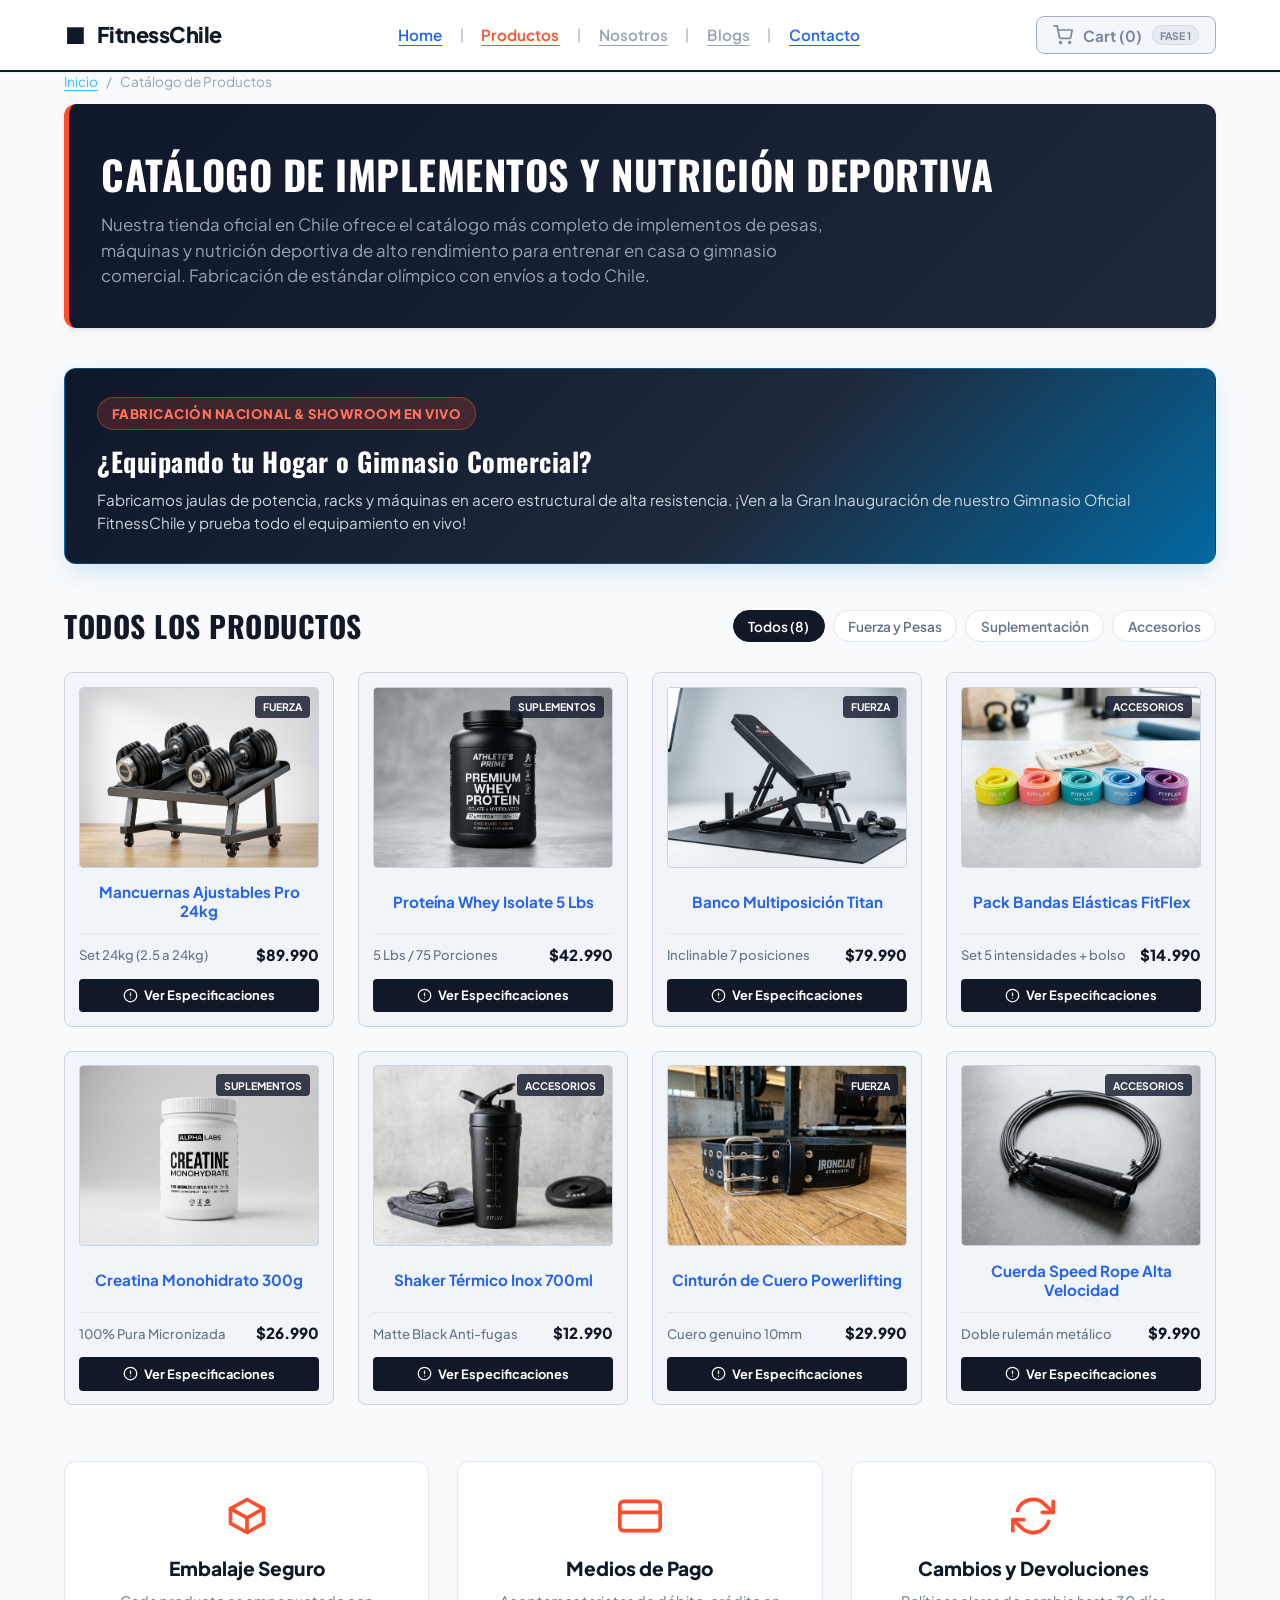
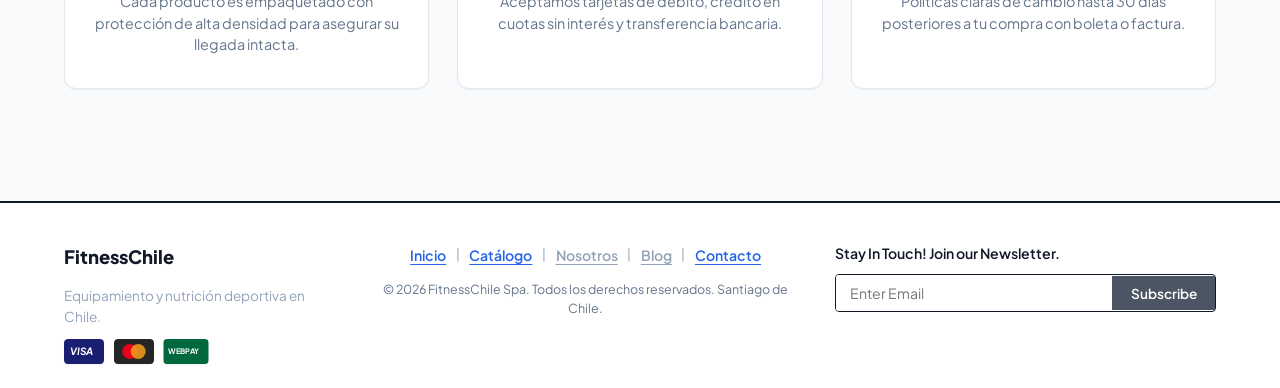
<file: productos.html>
<!DOCTYPE html>
<html lang="es">
<head>
  <meta charset="UTF-8">
  <meta name="viewport" content="width=device-width, initial-scale=1.0">
  <title>FitnessChile | Catálogo de Productos - Equipamiento y Nutrición</title>
  <meta name="description" content="Explora nuestro catálogo completo de mancuernas, barras, bancos de pesas, proteínas y accesorios para entrenamiento físico en Chile.">
  
  <!-- Tipografías de Google Fonts -->
  <link rel="preconnect" href="https://fonts.googleapis.com">
  <link rel="preconnect" href="https://fonts.gstatic.com" crossorigin>
  <link href="https://fonts.googleapis.com/css2?family=Plus+Jakarta+Sans:wght@400;500;600;700;800&family=Oswald:wght@500;600;700&display=swap" rel="stylesheet">
  
  <!-- Hoja de Estilos Externa Unificada -->
  <link rel="stylesheet" href="css/style.css">
</head>
<body>

  <!-- ==================== HEADER PRINCIPAL ==================== -->
  <header class="site-header" id="header">
    <div class="header-container">
      
      <a href="index.html" class="brand-logo" id="brand-logo" aria-label="FitnessChile Inicio">
        <span class="logo-mark" aria-hidden="true">■</span>
        <span class="logo-text">FitnessChile</span>
      </a>

      <!-- Navegación Principal Interconectada -->
      <nav class="main-nav" aria-label="Navegación principal">
        <ul class="nav-links">
          <li><a href="index.html" class="nav-link">Home</a></li>
          <li class="nav-divider" aria-hidden="true">|</li>
          <li><a href="productos.html" class="nav-link active">Productos</a></li>
          <li class="nav-divider" aria-hidden="true">|</li>
          <li><a href="#" class="nav-link link-disabled" data-disabled-link aria-disabled="true" title="Disponible en la próxima actualización">Nosotros</a></li>
          <li class="nav-divider" aria-hidden="true">|</li>
          <li><a href="#" class="nav-link link-disabled" data-disabled-link aria-disabled="true" title="Disponible en la próxima actualización">Blogs</a></li>
          <li class="nav-divider" aria-hidden="true">|</li>
          <li><a href="contacto.html" class="nav-link">Contacto</a></li>
        </ul>
      </nav>

      <!-- Carrito Informativo -->
      <button type="button" class="cart-trigger-btn cart-disabled" id="open-cart-btn" aria-label="Carrito temporalmente pausado" title="Próximamente disponible en Fase 2">
        <svg class="cart-icon" width="20" height="20" viewBox="0 0 24 24" fill="none" stroke="currentColor" stroke-width="2" stroke-linecap="round" stroke-linejoin="round" aria-hidden="true">
          <circle cx="9" cy="21" r="1"></circle>
          <circle cx="20" cy="21" r="1"></circle>
          <path d="M1 1h4l2.68 13.39a2 2 0 0 0 2 1.61h9.72a2 2 0 0 0 2-1.61L23 6H6"></path>
        </svg>
        <span class="cart-label">Cart (0)</span>
        <span class="badge-disabled">Fase 1</span>
      </button>

      <button class="mobile-menu-toggle" id="mobile-menu-toggle" aria-label="Abrir menú de navegación">
        <span></span><span></span><span></span>
      </button>

    </div>
  </header>

  <!-- ==================== CONTENEDOR PRINCIPAL ==================== -->
  <main class="main-wrapper">

    <!-- Breadcrumbs de Navegación -->
    <nav class="breadcrumbs" aria-label="Ruta de navegación">
      <a href="index.html">Inicio</a>
      <span aria-hidden="true">/</span>
      <span>Catálogo de Productos</span>
    </nav>

    <!-- Banner de Cabecera -->
    <header class="page-header-banner">
      <h1>Catálogo de Implementos y Nutrición Deportiva</h1>
      <p>Nuestra tienda oficial en Chile ofrece el catálogo más completo de implementos de pesas, máquinas y nutrición deportiva de alto rendimiento para entrenar en casa o gimnasio comercial. Fabricación de estándar olímpico con envíos a todo Chile.</p>
    </header>

    <!-- Banner Promocional de Fabricación y Gimnasio -->
    <div class="inauguration-banner" style="margin-top: 0; margin-bottom: 2.5rem;">
      <div class="inauguration-content">
        <span class="inauguration-badge">Fabricación Nacional & Showroom en Vivo</span>
        <h2 class="inauguration-title">¿Equipando tu Hogar o Gimnasio Comercial?</h2>
        <p class="inauguration-text">Fabricamos jaulas de potencia, racks y máquinas en acero estructural de alta resistencia. ¡Ven a la Gran Inauguración de nuestro Gimnasio Oficial FitnessChile y prueba todo el equipamiento en vivo!</p>
      </div>
    </div>

    <!-- ==================== CATÁLOGO CON FILTROS ==================== -->
    <section class="products-section" id="catalogo" aria-labelledby="catalogo-heading">
      <div class="section-header-row">
        <h2 class="section-title" id="catalogo-heading">Todos los Productos</h2>
        <div class="catalog-filters" role="group" aria-label="Filtros de categoría de productos">
          <button type="button" class="filter-btn active" data-filter="all">Todos (8)</button>
          <button type="button" class="filter-btn" data-filter="fuerza">Fuerza y Pesas</button>
          <button type="button" class="filter-btn" data-filter="suplementos">Suplementación</button>
          <button type="button" class="filter-btn" data-filter="accesorios">Accesorios</button>
        </div>
      </div>

      <!-- Cuadrícula 2 filas x 4 columnas -->
      <div class="products-grid" id="products-grid">
        <!-- Inyectado por js/app.js -->
      </div>
    </section>

    <!-- ==================== INFORMACIÓN ADICIONAL DEL CATÁLOGO ==================== -->
    <section class="values-grid" aria-label="Políticas de compra">
      <article class="value-card">
        <span class="value-icon" aria-hidden="true">
          <svg viewBox="0 0 24 24" fill="none" stroke="currentColor" stroke-width="2" stroke-linecap="round" stroke-linejoin="round"><path d="M21 8l-9-5-9 5 9 5 9-5z"></path><path d="M3 8v8l9 5 9-5V8"></path><path d="M12 13v8"></path></svg>
        </span>
        <h3>Embalaje Seguro</h3>
        <p>Cada producto es empaquetado con protección de alta densidad para asegurar su llegada intacta.</p>
      </article>

      <article class="value-card">
        <span class="value-icon" aria-hidden="true">
          <svg viewBox="0 0 24 24" fill="none" stroke="currentColor" stroke-width="2" stroke-linecap="round" stroke-linejoin="round"><rect x="1" y="4" width="22" height="16" rx="2"></rect><line x1="1" y1="10" x2="23" y2="10"></line></svg>
        </span>
        <h3>Medios de Pago</h3>
        <p>Aceptamos tarjetas de débito, crédito en cuotas sin interés y transferencia bancaria.</p>
      </article>

      <article class="value-card">
        <span class="value-icon" aria-hidden="true">
          <svg viewBox="0 0 24 24" fill="none" stroke="currentColor" stroke-width="2" stroke-linecap="round" stroke-linejoin="round"><polyline points="23 4 23 10 17 10"></polyline><polyline points="1 20 1 14 7 14"></polyline><path d="M3.51 9a9 9 0 0 1 14.85-3.36L23 10M1 14l4.64 4.36A9 9 0 0 0 20.49 15"></path></svg>
        </span>
        <h3>Cambios y Devoluciones</h3>
        <p>Políticas claras de cambio hasta 30 días posteriores a tu compra con boleta o factura.</p>
      </article>
    </section>

  </main>

  <!-- ==================== FOOTER INFORMATIVO ==================== -->
  <footer class="site-footer">
    <div class="footer-container">
      
      <div class="footer-col footer-brand">
        <div class="footer-site-name">FitnessChile</div>
        <p class="footer-tagline">Equipamiento y nutrición deportiva en Chile.</p>
        
        <div class="payment-methods" aria-label="Métodos de pago aceptados">
          <div class="payment-badge" title="Visa">
            <svg width="40" height="25" viewBox="0 0 48 30" fill="none">
              <rect width="48" height="30" rx="4" fill="#1A1F71"/>
              <text x="7" y="19" fill="#FFFFFF" font-family="'Plus Jakarta Sans', sans-serif" font-size="12" font-weight="bold" font-style="italic">VISA</text>
            </svg>
          </div>
          <div class="payment-badge" title="Mastercard">
            <svg width="40" height="25" viewBox="0 0 48 30" fill="none">
              <rect width="48" height="30" rx="4" fill="#252525"/>
              <circle cx="19" cy="15" r="9" fill="#EB001B"/>
              <circle cx="29" cy="15" r="9" fill="#F79E1B" fill-opacity="0.85"/>
            </svg>
          </div>
          <div class="payment-badge" title="Webpay Plus">
            <svg width="46" height="25" viewBox="0 0 54 30" fill="none">
              <rect width="54" height="30" rx="4" fill="#00693E"/>
              <text x="5" y="18" fill="#FFFFFF" font-family="'Plus Jakarta Sans', sans-serif" font-size="9" font-weight="bold">WEBPAY</text>
            </svg>
          </div>
        </div>
      </div>

      <div class="footer-col footer-categories">
        <ul class="category-links">
          <li><a href="index.html" class="category-link">Inicio</a></li>
          <li class="cat-divider">|</li>
          <li><a href="productos.html" class="category-link">Catálogo</a></li>
          <li class="cat-divider">|</li>
          <li><a href="#" class="category-link link-disabled" data-disabled-link aria-disabled="true" title="Disponible en la próxima actualización">Nosotros</a></li>
          <li class="cat-divider">|</li>
          <li><a href="#" class="category-link link-disabled" data-disabled-link aria-disabled="true" title="Disponible en la próxima actualización">Blog</a></li>
          <li class="cat-divider">|</li>
          <li><a href="contacto.html" class="category-link">Contacto</a></li>
        </ul>
        <p class="copyright-text">© 2026 FitnessChile Spa. Todos los derechos reservados. Santiago de Chile.</p>
      </div>

      <div class="footer-col footer-newsletter">
        <p class="newsletter-headline">Stay In Touch! Join our Newsletter.</p>
        <form class="newsletter-form" id="newsletter-form" novalidate>
          <input 
            type="email" 
            id="newsletter-email" 
            class="newsletter-input" 
            placeholder="Enter Email" 
            required 
            autocomplete="email"
            aria-label="Correo electrónico para newsletter"
          >
          <button type="submit" class="newsletter-btn" id="newsletter-submit">Subscribe</button>
        </form>
      </div>

    </div>
  </footer>

  <div class="toast-container" id="toast-container" aria-live="polite"></div>

  <script src="js/app.js"></script>
</body>
</html>
</file>
<file: css/style.css>
/* ==========================================================================
   FITNESSCHILE - SISTEMA DE ESTILOS CSS MODERNOS
   ========================================================================== */

:root {
  /* Paleta cromática principal */
  --color-bg: #F8FAFC;
  --color-surface: #FFFFFF;
  --color-surface-soft: #F1F5F9;
  --color-card-border: #E2E8F0;
  --color-wireframe-border: #94A3B8;
  
  /* Textos y contrastes */
  --color-text-main: #0F172A;
  --color-text-muted: #64748B;
  --color-text-light: #94A3B8;
  
  /* Acentos de marca deportiva */
  --color-brand-primary: #FF4D2E;
  --color-brand-dark: #D6391C;
  --color-brand-cyan: #0284C7;
  --color-brand-blue: #2563EB;
  --color-brand-black: #111827;
  
  /* Tipografías */
  --font-body: 'Plus Jakarta Sans', -apple-system, BlinkMacSystemFont, "Segoe UI", Roboto, sans-serif;
  --font-heading: 'Oswald', sans-serif;
  
  /* Sombras y elevación */
  --shadow-sm: 0 1px 2px 0 rgba(0, 0, 0, 0.05);
  --shadow-md: 0 4px 6px -1px rgba(0, 0, 0, 0.07), 0 2px 4px -2px rgba(0, 0, 0, 0.05);
  --shadow-lg: 0 10px 15px -3px rgba(0, 0, 0, 0.08), 0 4px 6px -4px rgba(0, 0, 0, 0.04);
  --shadow-xl: 0 20px 25px -5px rgba(0, 0, 0, 0.1), 0 8px 10px -6px rgba(0, 0, 0, 0.05);
  
  /* Radio de bordes */
  --radius-sm: 4px;
  --radius-md: 8px;
  --radius-lg: 12px;
  --radius-xl: 16px;
  --radius-full: 9999px;
  
  /* Transiciones */
  --transition-fast: 0.18s ease-in-out;
  --transition-normal: 0.28s cubic-bezier(0.4, 0, 0.2, 1);
}

/* ==================== RESET & ESTILOS BASE ==================== */
*, *::before, *::after {
  box-sizing: border-box;
  margin: 0;
  padding: 0;
}

html {
  scroll-behavior: smooth;
  font-size: 16px;
}

body {
  font-family: var(--font-body);
  background-color: var(--color-bg);
  color: var(--color-text-main);
  line-height: 1.5;
  min-height: 100vh;
  display: flex;
  flex-direction: column;
  overflow-x: hidden;
  -webkit-font-smoothing: antialiased;
}

a {
  text-decoration: none;
  color: inherit;
  transition: color var(--transition-fast);
}

button, input {
  font-family: inherit;
  font-size: inherit;
}

button {
  cursor: pointer;
  border: none;
  background: none;
}

img {
  max-width: 100%;
  height: auto;
  display: block;
}

/* ==================== HEADER (ESTILO WIREFRAME) ==================== */
.site-header {
  background-color: var(--color-surface);
  border-bottom: 2px solid var(--color-brand-black);
  position: sticky;
  top: 0;
  z-index: 100;
  box-shadow: var(--shadow-sm);
}

.header-container {
  max-width: 1200px;
  margin: 0 auto;
  padding: 1rem 1.5rem;
  display: flex;
  align-items: center;
  justify-content: space-between;
  gap: 1.5rem;
}

/* Logo con cuadrado (Idéntico a Wireframe) */
.brand-logo {
  display: flex;
  align-items: center;
  gap: 0.65rem;
  font-weight: 800;
  font-size: 1.35rem;
  letter-spacing: -0.5px;
  color: var(--color-brand-black);
}

.logo-mark {
  font-size: 1.4rem;
  line-height: 1;
  color: var(--color-brand-black);
}

.brand-logo:hover .logo-mark {
  color: var(--color-brand-primary);
}

/* Navegación Principal con pipes '|' (Wireframe) */
.main-nav {
  display: flex;
  align-items: center;
}

.nav-links {
  list-style: none;
  display: flex;
  align-items: center;
  gap: 0.5rem;
}

.nav-link {
  font-size: 0.95rem;
  font-weight: 600;
  color: var(--color-brand-blue);
  padding: 0.35rem 0.6rem;
  border-radius: var(--radius-sm);
  transition: all var(--transition-fast);
  text-decoration: underline;
  text-underline-offset: 4px;
}

.nav-link:hover, .nav-link.active {
  color: var(--color-brand-primary);
}

.nav-divider {
  color: #94A3B8;
  font-size: 0.85rem;
  -webkit-user-select: none;
  user-select: none;
}

/* Carrito de Compras (Cart con estado de Wireframe / Deshabilitado) */
.cart-trigger-btn {
  display: flex;
  align-items: center;
  gap: 0.6rem;
  font-weight: 700;
  font-size: 0.95rem;
  color: var(--color-brand-black);
  padding: 0.5rem 1rem;
  border: 1.5px solid var(--color-brand-black);
  border-radius: var(--radius-md);
  background: var(--color-surface);
  transition: all var(--transition-fast);
}

.cart-trigger-btn:hover {
  background: var(--color-brand-black);
  color: var(--color-surface);
}

.cart-trigger-btn.cart-disabled {
  opacity: 0.85;
  background-color: #F1F5F9;
  border-color: #94A3B8;
  color: #64748B;
  cursor: pointer;
  position: relative;
}

.cart-trigger-btn.cart-disabled:hover {
  background-color: #E2E8F0;
  color: var(--color-brand-black);
}

.badge-disabled {
  font-size: 0.65rem;
  font-weight: 700;
  background-color: #E2E8F0;
  color: #64748B;
  padding: 0.15rem 0.45rem;
  border-radius: var(--radius-full);
  text-transform: uppercase;
  border: 1px solid #CBD5E1;
}

/* Enlaces a "Nosotros" y "Blog" desactivados temporalmente (se habilitan en la próxima actualización) */
.link-disabled {
  color: #94A3B8 !important;
  cursor: not-allowed;
}

.link-disabled:hover {
  color: #94A3B8 !important;
}

.cart-icon {
  stroke: currentColor;
}

.cart-label span {
  color: var(--color-brand-primary);
  font-weight: 800;
}

.cart-trigger-btn:hover .cart-label span {
  color: #FFD166;
}

/* Botón menú móvil */
.mobile-menu-toggle {
  display: none;
  flex-direction: column;
  gap: 4px;
  padding: 6px;
  cursor: pointer;
}

.mobile-menu-toggle span {
  width: 22px;
  height: 2.5px;
  background-color: var(--color-brand-black);
  border-radius: 2px;
  transition: 0.3s;
}

/* ==================== CONTENEDOR PRINCIPAL ==================== */
.main-wrapper {
  max-width: 1200px;
  width: 100%;
  margin: 0 auto;
  padding: 0 1.5rem 3.5rem;
  flex: 1;
}

/* ==================== BARRA DE AUTENTICACIÓN SUPERIOR (WIREFRAME) ==================== */
.user-auth-bar {
  padding: 0.85rem 0 0.5rem;
  display: flex;
  justify-content: flex-end;
}

.auth-bar-inner {
  display: inline-flex;
  align-items: center;
  gap: 0.6rem;
  font-size: 0.9rem;
}

.auth-action-link {
  color: var(--color-brand-blue);
  font-weight: 600;
  text-decoration: underline;
  text-underline-offset: 3px;
  transition: color var(--transition-fast);
}

.auth-action-link:hover {
  color: var(--color-brand-primary);
}

.auth-divider {
  color: var(--color-brand-black);
  font-weight: bold;
}

/* ==================== HERO / BANNER PRINCIPAL (WIREFRAME) ==================== */
.hero-section {
  margin-bottom: 2.5rem;
}

.hero-card {
  background-color: #E2E8F0;
  border: 2px solid #CBD5E1;
  border-radius: var(--radius-lg);
  padding: 2.5rem;
  display: grid;
  grid-template-columns: 1fr 1.15fr;
  align-items: center;
  gap: 2.5rem;
  box-shadow: var(--shadow-sm);
  position: relative;
  overflow: hidden;
}

.hero-tag {
  display: inline-block;
  font-size: 0.75rem;
  font-weight: 800;
  letter-spacing: 1.5px;
  color: var(--color-brand-primary);
  background: rgba(255, 77, 46, 0.1);
  padding: 0.3rem 0.8rem;
  border-radius: var(--radius-full);
  margin-bottom: 0.85rem;
}

.hero-title {
  font-family: var(--font-heading);
  font-size: 2.75rem;
  line-height: 1.05;
  letter-spacing: 0.5px;
  color: var(--color-brand-black);
  margin-bottom: 1rem;
}

.hero-description {
  font-size: 0.92rem;
  color: #475569;
  line-height: 1.6;
  margin-bottom: 1.75rem;
  max-width: 460px;
}

/* Botón 'Ver Productos' (Wireframe: rectángulo con borde marcado y flecha) */
.btn-hero-action {
  display: inline-flex;
  align-items: center;
  gap: 0.6rem;
  padding: 0.65rem 1.4rem;
  background-color: var(--color-surface);
  color: var(--color-brand-black);
  border: 2px solid var(--color-brand-black);
  border-radius: var(--radius-sm);
  font-weight: 700;
  font-size: 0.95rem;
  text-transform: lowercase;
  box-shadow: 2px 2px 0px rgba(0, 0, 0, 0.9);
  transition: all var(--transition-fast);
}

.btn-hero-action:hover {
  background-color: var(--color-brand-black);
  color: var(--color-surface);
  box-shadow: none;
  transform: translate(2px, 2px);
}

.btn-action-icon {
  stroke: currentColor;
}

/* Columna de Imagen Hero con SLIDER INTERACTIVO */
.hero-media {
  width: 100%;
}

.hero-slider-container {
  position: relative;
  border: 2px solid var(--color-brand-black);
  border-radius: var(--radius-md);
  overflow: hidden;
  background-color: #000;
  box-shadow: 4px 4px 0px rgba(0, 0, 0, 0.15);
  height: 310px;
}

.hero-slides-wrapper {
  position: relative;
  width: 100%;
  height: 100%;
}

.hero-slide {
  position: absolute;
  inset: 0;
  opacity: 0;
  visibility: hidden;
  transition: opacity 0.6s cubic-bezier(0.4, 0, 0.2, 1), transform 0.6s cubic-bezier(0.4, 0, 0.2, 1);
  transform: scale(1.02);
}

.hero-slide.active {
  opacity: 1;
  visibility: visible;
  transform: scale(1);
}

.hero-banner-img {
  width: 100%;
  height: 100%;
  object-fit: cover;
}

.hero-slide-caption {
  position: absolute;
  top: 12px;
  left: 12px;
  background: rgba(15, 23, 42, 0.75);
  -webkit-backdrop-filter: blur(6px);
  backdrop-filter: blur(6px);
  color: #FFF;
  font-size: 0.75rem;
  font-weight: 700;
  padding: 0.35rem 0.75rem;
  border-radius: var(--radius-sm);
  border-left: 3px solid var(--color-brand-primary);
  letter-spacing: 0.3px;
}

/* Flechas de navegación del Slider */
.slider-arrow {
  position: absolute;
  top: 50%;
  transform: translateY(-50%);
  width: 38px;
  height: 38px;
  border-radius: 50%;
  background: rgba(15, 23, 42, 0.75);
  -webkit-backdrop-filter: blur(4px);
  backdrop-filter: blur(4px);
  color: #FFFFFF;
  display: flex;
  align-items: center;
  justify-content: center;
  font-size: 1.1rem;
  cursor: pointer;
  z-index: 10;
  border: 1px solid rgba(255, 255, 255, 0.2);
  transition: all var(--transition-fast);
}

.slider-arrow:hover {
  background: var(--color-brand-primary);
  color: #FFF;
  transform: translateY(-50%) scale(1.1);
}

.slider-arrow.prev {
  left: 10px;
}

.slider-arrow.next {
  right: 10px;
}

/* Indicadores / Puntos */
.slider-indicators {
  position: absolute;
  bottom: 12px;
  right: 14px;
  display: flex;
  gap: 6px;
  z-index: 10;
}

.slider-dot {
  width: 9px;
  height: 9px;
  border-radius: 50%;
  background-color: rgba(255, 255, 255, 0.45);
  cursor: pointer;
  transition: all var(--transition-fast);
  border: 1px solid rgba(0, 0, 0, 0.3);
}

.slider-dot.active {
  background-color: var(--color-brand-primary);
  width: 24px;
  border-radius: var(--radius-full);
}

.hero-badge {
  position: absolute;
  bottom: 12px;
  left: 12px;
  background: rgba(15, 23, 42, 0.85);
  -webkit-backdrop-filter: blur(8px);
  backdrop-filter: blur(8px);
  color: #FFF;
  font-size: 0.72rem;
  font-weight: 600;
  padding: 0.3rem 0.7rem;
  border-radius: var(--radius-full);
  display: flex;
  align-items: center;
  gap: 0.45rem;
  border: 1px solid rgba(255, 255, 255, 0.15);
  z-index: 10;
}

.badge-dot {
  width: 8px;
  height: 8px;
  background-color: #22C55E;
  border-radius: 50%;
  display: inline-block;
  box-shadow: 0 0 8px #22C55E;
}

/* ==================== CATÁLOGO DE PRODUCTOS (GRID 2x4 = 8 ITEMS) ==================== */
.products-section {
  margin-top: 2rem;
}

.section-header-row {
  display: flex;
  align-items: center;
  justify-content: space-between;
  margin-bottom: 1.5rem;
  flex-wrap: wrap;
  gap: 1rem;
}

.section-title {
  font-family: var(--font-heading);
  font-size: 1.85rem;
  letter-spacing: 0.5px;
  color: var(--color-brand-black);
  text-transform: uppercase;
}

.catalog-filters {
  display: flex;
  gap: 0.5rem;
  flex-wrap: wrap;
}

.filter-btn {
  font-size: 0.85rem;
  font-weight: 600;
  padding: 0.4rem 0.9rem;
  border-radius: var(--radius-full);
  border: 1px solid var(--color-card-border);
  background: var(--color-surface);
  color: var(--color-text-muted);
  transition: all var(--transition-fast);
}

.filter-btn:hover, .filter-btn.active {
  background: var(--color-brand-black);
  color: var(--color-surface);
  border-color: var(--color-brand-black);
}

/* Grid 4 columnas idéntico a Wireframe */
.products-grid {
  display: grid;
  grid-template-columns: repeat(4, 1fr);
  gap: 1.5rem;
}

/* Tarjeta de Producto (Wireframe Style: Marco de imagen, Título azul, Atributos a la izq, Precio a la der) */
.product-card {
  background-color: var(--color-surface-soft);
  border: 1.5px solid #CBD5E1;
  border-radius: var(--radius-md);
  padding: 0.85rem;
  display: flex;
  flex-direction: column;
  transition: all var(--transition-normal);
  position: relative;
}

.product-card:hover {
  transform: translateY(-4px);
  border-color: var(--color-brand-black);
  box-shadow: var(--shadow-lg);
  background-color: var(--color-surface);
}

/* Contenedor de Imagen con borde nítido */
.product-image-container {
  width: 100%;
  aspect-ratio: 4 / 3;
  border: 1.5px solid #CBD5E1;
  border-radius: var(--radius-sm);
  overflow: hidden;
  background-color: #FFF;
  margin-bottom: 0.85rem;
  position: relative;
}

.product-img {
  width: 100%;
  height: 100%;
  object-fit: cover;
  transition: transform var(--transition-normal);
}

.product-card:hover .product-img {
  transform: scale(1.05);
}

.product-category-tag {
  position: absolute;
  top: 8px;
  right: 8px;
  background: rgba(15, 23, 42, 0.8);
  color: #FFF;
  font-size: 0.65rem;
  font-weight: 700;
  padding: 0.2rem 0.5rem;
  border-radius: var(--radius-sm);
  text-transform: uppercase;
}

/* Título de producto centrado y azul (como wireframe) */
.product-title {
  font-size: 0.95rem;
  font-weight: 700;
  text-align: center;
  color: var(--color-brand-blue);
  margin-bottom: 0.75rem;
  line-height: 1.25;
  cursor: pointer;
  min-height: 2.5rem;
  display: flex;
  align-items: center;
  justify-content: center;
}

.product-title:hover {
  text-decoration: underline;
  color: var(--color-brand-primary);
}

/* Fila inferior: Attributes a la izquierda, Precio a la derecha (Wireframe) */
.product-info-row {
  display: flex;
  align-items: center;
  justify-content: space-between;
  margin-top: auto;
  padding-top: 0.6rem;
  border-top: 1px solid #E2E8F0;
  font-size: 0.82rem;
}

.product-attributes {
  color: var(--color-text-muted);
  font-weight: 500;
}

.product-price {
  font-weight: 800;
  color: var(--color-brand-black);
  font-size: 0.95rem;
}

/* Botón Añadir al carrito (Estado Deshabilitado Solicitado) */
.btn-add-cart {
  margin-top: 0.75rem;
  width: 100%;
  padding: 0.55rem;
  background-color: var(--color-brand-black);
  color: var(--color-surface);
  font-weight: 700;
  font-size: 0.8rem;
  border-radius: var(--radius-sm);
  display: flex;
  align-items: center;
  justify-content: center;
  gap: 0.4rem;
  transition: all var(--transition-fast);
}

.btn-add-cart:hover {
  background-color: var(--color-brand-primary);
}

.btn-add-cart.disabled,
.btn-add-cart:disabled {
  background-color: #E2E8F0;
  color: #64748B;
  border: 1px solid #CBD5E1;
  cursor: not-allowed;
  transform: none !important;
}

.btn-add-cart.disabled:hover,
.btn-add-cart:disabled:hover {
  background-color: #CBD5E1;
  color: #475569;
}

/* ==================== FOOTER (WIREFRAME) ==================== */
.site-footer {
  background-color: var(--color-surface);
  border-top: 2px solid var(--color-brand-black);
  padding: 2.5rem 0 1.5rem;
  margin-top: auto;
}

.footer-container {
  max-width: 1200px;
  margin: 0 auto;
  padding: 0 1.5rem;
  display: grid;
  grid-template-columns: 1fr 1.6fr 1.4fr;
  align-items: start;
  gap: 2rem;
}

/* Columna Izquierda */
.footer-brand {
  display: flex;
  flex-direction: column;
  gap: 0.75rem;
}

.footer-site-name {
  font-size: 1.15rem;
  font-weight: 800;
  color: var(--color-brand-black);
}

.payment-methods {
  display: flex;
  align-items: center;
  gap: 0.6rem;
  flex-wrap: wrap;
}

.payment-badge {
  display: inline-flex;
  align-items: center;
  border-radius: 4px;
  overflow: hidden;
  box-shadow: var(--shadow-sm);
  transition: transform var(--transition-fast);
}

.payment-badge:hover {
  transform: translateY(-2px);
}

/* Columna Central */
.footer-categories {
  display: flex;
  flex-direction: column;
  gap: 0.85rem;
  text-align: center;
}

.category-links {
  list-style: none;
  display: flex;
  justify-content: center;
  align-items: center;
  gap: 0.6rem;
  flex-wrap: wrap;
}

.category-link {
  font-size: 0.88rem;
  font-weight: 600;
  color: var(--color-brand-blue);
  text-decoration: underline;
  text-underline-offset: 3px;
}

.category-link:hover {
  color: var(--color-brand-primary);
}

.cat-divider {
  color: #94A3B8;
  font-size: 0.8rem;
}

.copyright-text {
  font-size: 0.78rem;
  color: var(--color-text-muted);
}

/* Columna Derecha: Newsletter (Wireframe) */
.footer-newsletter {
  display: flex;
  flex-direction: column;
  gap: 0.65rem;
}

.newsletter-headline {
  font-size: 0.88rem;
  font-weight: 600;
  color: var(--color-brand-black);
}

.newsletter-form {
  display: flex;
  align-items: center;
  width: 100%;
  border: 1.5px solid var(--color-brand-black);
  border-radius: var(--radius-sm);
  overflow: hidden;
  background: #FFF;
}

.newsletter-input {
  flex: 1;
  padding: 0.55rem 0.85rem;
  border: none;
  outline: none;
  font-size: 0.88rem;
  color: var(--color-text-main);
}

.newsletter-btn {
  background-color: #4B5563;
  color: #FFFFFF;
  font-weight: 600;
  font-size: 0.85rem;
  padding: 0.55rem 1.15rem;
  border: none;
  transition: background-color var(--transition-fast);
}

.newsletter-btn:hover {
  background-color: var(--color-brand-black);
}

/* ==================== CARRITO DRAWER (SLIDE-OVER) ==================== */
.cart-backdrop {
  position: fixed;
  inset: 0;
  background-color: rgba(15, 23, 42, 0.6);
  -webkit-backdrop-filter: blur(4px);
  backdrop-filter: blur(4px);
  z-index: 200;
  opacity: 0;
  visibility: hidden;
  transition: all var(--transition-normal);
}

.cart-backdrop.open {
  opacity: 1;
  visibility: visible;
}

.cart-drawer {
  position: fixed;
  top: 0;
  right: 0;
  bottom: 0;
  width: 100%;
  max-width: 420px;
  background-color: var(--color-surface);
  z-index: 210;
  box-shadow: var(--shadow-xl);
  display: flex;
  flex-direction: column;
  transform: translateX(100%);
  transition: transform var(--transition-normal);
}

.cart-drawer.open {
  transform: translateX(0);
}

.cart-drawer-header {
  padding: 1.25rem 1.5rem;
  border-bottom: 1.5px solid var(--color-card-border);
  display: flex;
  align-items: center;
  justify-content: space-between;
}

.drawer-title-group {
  display: flex;
  align-items: center;
  gap: 0.75rem;
}

.drawer-title-group h3 {
  font-size: 1.15rem;
  font-weight: 800;
}

.cart-items-pill {
  font-size: 0.75rem;
  font-weight: 700;
  background: #E2E8F0;
  padding: 0.2rem 0.6rem;
  border-radius: var(--radius-full);
}

.btn-close-drawer {
  font-size: 1.8rem;
  line-height: 1;
  color: var(--color-text-muted);
  transition: color var(--transition-fast);
}

.btn-close-drawer:hover {
  color: var(--color-brand-black);
}

.cart-drawer-body {
  flex: 1;
  overflow-y: auto;
  padding: 1.5rem;
  display: flex;
  flex-direction: column;
  gap: 1rem;
}

.cart-empty-state {
  display: flex;
  flex-direction: column;
  align-items: center;
  justify-content: center;
  text-align: center;
  height: 100%;
  color: var(--color-text-muted);
  gap: 0.75rem;
}

.cart-empty-icon {
  stroke: #CBD5E1;
}

/* Item dentro del carrito */
.cart-item {
  display: grid;
  grid-template-columns: 65px 1fr auto;
  gap: 0.85rem;
  align-items: center;
  padding-bottom: 1rem;
  border-bottom: 1px solid var(--color-card-border);
}

.cart-item-img {
  width: 65px;
  height: 65px;
  object-fit: cover;
  border-radius: var(--radius-sm);
  border: 1px solid var(--color-card-border);
}

.cart-item-details {
  display: flex;
  flex-direction: column;
  gap: 0.2rem;
}

.cart-item-title {
  font-size: 0.88rem;
  font-weight: 700;
  color: var(--color-text-main);
  line-height: 1.2;
}

.cart-item-attr {
  font-size: 0.75rem;
  color: var(--color-text-muted);
}

.cart-item-price {
  font-size: 0.85rem;
  font-weight: 700;
  color: var(--color-brand-primary);
}

.cart-item-actions {
  display: flex;
  flex-direction: column;
  align-items: flex-end;
  gap: 0.5rem;
}

.cart-qty-controls {
  display: flex;
  align-items: center;
  border: 1px solid #CBD5E1;
  border-radius: var(--radius-sm);
  overflow: hidden;
}

.qty-btn {
  padding: 0.15rem 0.5rem;
  font-weight: 700;
  background: var(--color-surface-soft);
  transition: background var(--transition-fast);
}

.qty-btn:hover {
  background: #CBD5E1;
}

.qty-val {
  padding: 0.15rem 0.5rem;
  font-size: 0.8rem;
  font-weight: 600;
  min-width: 24px;
  text-align: center;
}

.btn-remove-item {
  color: #EF4444;
  font-size: 0.75rem;
  font-weight: 600;
  text-decoration: underline;
}

.btn-remove-item:hover {
  color: #B91C1C;
}

/* Footer del carrito */
.cart-drawer-footer {
  padding: 1.25rem 1.5rem;
  border-top: 1.5px solid var(--color-card-border);
  background-color: var(--color-surface-soft);
  display: flex;
  flex-direction: column;
  gap: 0.75rem;
}

.cart-summary-row {
  display: flex;
  justify-content: space-between;
  font-size: 0.9rem;
  color: var(--color-text-muted);
}

.free-shipping-tag {
  color: #16A34A;
  font-weight: 700;
  font-size: 0.8rem;
}

.total-row {
  font-size: 1.15rem;
  font-weight: 800;
  color: var(--color-brand-black);
  border-top: 1px dashed #CBD5E1;
  padding-top: 0.6rem;
}

.total-amount {
  color: var(--color-brand-primary);
}

.btn-checkout {
  width: 100%;
  padding: 0.85rem;
  background-color: var(--color-brand-black);
  color: var(--color-surface);
  font-size: 0.95rem;
  font-weight: 700;
  border-radius: var(--radius-md);
  transition: background-color var(--transition-fast);
}

.btn-checkout:hover {
  background-color: var(--color-brand-primary);
}

.btn-clear-cart {
  font-size: 0.78rem;
  color: var(--color-text-muted);
  text-decoration: underline;
  text-align: center;
}

/* ==================== MODALES (LOGIN / REGISTRO / INFO) ==================== */
.modal-backdrop {
  position: fixed;
  inset: 0;
  background-color: rgba(15, 23, 42, 0.65);
  -webkit-backdrop-filter: blur(4px);
  backdrop-filter: blur(4px);
  z-index: 300;
  display: flex;
  align-items: center;
  justify-content: center;
  padding: 1.5rem;
  opacity: 0;
  visibility: hidden;
  transition: all var(--transition-normal);
}

.modal-backdrop.open {
  opacity: 1;
  visibility: visible;
}

.auth-modal, .info-modal {
  background: var(--color-surface);
  border-radius: var(--radius-lg);
  width: 100%;
  max-width: 440px;
  padding: 2rem;
  position: relative;
  box-shadow: var(--shadow-xl);
  transform: translateY(20px);
  transition: transform var(--transition-normal);
  border: 1.5px solid var(--color-brand-black);
}

.modal-backdrop.open .auth-modal,
.modal-backdrop.open .info-modal {
  transform: translateY(0);
}

.modal-close-btn {
  position: absolute;
  top: 1rem;
  right: 1.25rem;
  font-size: 1.6rem;
  line-height: 1;
  color: var(--color-text-muted);
}

.modal-close-btn:hover {
  color: var(--color-brand-black);
}

.auth-tabs {
  display: flex;
  border-bottom: 2px solid var(--color-card-border);
  margin-bottom: 1.5rem;
}

.auth-tab-btn {
  flex: 1;
  padding: 0.65rem;
  font-weight: 700;
  font-size: 0.95rem;
  color: var(--color-text-muted);
  border-bottom: 2px solid transparent;
  margin-bottom: -2px;
  transition: all var(--transition-fast);
}

.auth-tab-btn.active {
  color: var(--color-brand-black);
  border-bottom-color: var(--color-brand-primary);
}

.auth-form {
  display: flex;
  flex-direction: column;
  gap: 1rem;
}

.auth-form.hidden {
  display: none;
}

.form-group {
  display: flex;
  flex-direction: column;
  gap: 0.35rem;
}

.form-group label {
  font-size: 0.82rem;
  font-weight: 700;
  color: var(--color-brand-black);
}

.form-group input {
  padding: 0.65rem 0.85rem;
  border: 1.5px solid #CBD5E1;
  border-radius: var(--radius-sm);
  font-size: 0.9rem;
  outline: none;
  transition: border-color var(--transition-fast);
}

.form-group input:focus {
  border-color: var(--color-brand-primary);
}

.form-actions-inline {
  display: flex;
  justify-content: space-between;
  align-items: center;
  font-size: 0.8rem;
}

/* ==================== CUADRO DE CUENTA DEMO / EJEMPLO ==================== */
.demo-account-card {
  background: linear-gradient(135deg, #EFF6FF 0%, #DBEAFE 100%);
  border: 1.5px dashed #3B82F6;
  border-radius: var(--radius-md);
  padding: 0.85rem 1rem;
  margin-bottom: 1rem;
  cursor: pointer;
  transition: all var(--transition-fast);
  box-shadow: var(--shadow-sm);
  -webkit-user-select: none;
  user-select: none;
}

.demo-account-card:hover {
  background: linear-gradient(135deg, #DBEAFE 0%, #BFDBFE 100%);
  border-color: #1D4ED8;
  transform: translateY(-2px);
  box-shadow: var(--shadow-md);
}

.demo-account-card:active {
  transform: translateY(0);
}

.demo-card-header {
  display: flex;
  align-items: center;
  justify-content: space-between;
  margin-bottom: 0.4rem;
}

.demo-pill {
  font-size: 0.75rem;
  font-weight: 800;
  color: #1D4ED8;
  text-transform: uppercase;
  letter-spacing: 0.5px;
}

.demo-card-action {
  font-size: 0.75rem;
  font-weight: 700;
  color: #0284C7;
  background: rgba(255, 255, 255, 0.8);
  padding: 0.15rem 0.5rem;
  border-radius: var(--radius-full);
}

.demo-card-content {
  display: flex;
  flex-direction: column;
  gap: 0.2rem;
  font-size: 0.84rem;
  color: #1E293B;
}

.demo-card-content code {
  background: rgba(255, 255, 255, 0.9);
  padding: 0.1rem 0.35rem;
  border-radius: 4px;
  font-weight: 700;
  color: #0F172A;
  border: 1px solid #CBD5E1;
}

.demo-hint {
  margin-top: 0.4rem;
  font-size: 0.75rem;
  color: #475569;
  font-style: italic;
}

/* Caja de error en formularios de auth */
.auth-error-box {
  background-color: #FEF2F2;
  border: 1.5px solid #F87171;
  color: #991B1B;
  padding: 0.65rem 0.85rem;
  border-radius: var(--radius-sm);
  font-size: 0.82rem;
  font-weight: 600;
  margin-bottom: 0.85rem;
  animation: slideInToast 0.2s ease forwards;
}

.auth-error-box.hidden {
  display: none;
}

.input-error {
  border-color: #EF4444 !important;
  background-color: #FFF5F5 !important;
}

.input-success {
  border-color: #22C55E !important;
  background-color: #F0FDF4 !important;
}

.input-highlight {
  animation: pulseHighlight 0.8s ease;
}

@keyframes pulseHighlight {
  0% { transform: scale(1); background-color: #FEF08A; }
  50% { transform: scale(1.02); background-color: #FEF08A; }
  100% { transform: scale(1); background-color: #FFF; }
}

.checkbox-container {
  display: flex;
  align-items: center;
  gap: 0.4rem;
  cursor: pointer;
}

.forgot-link {
  color: var(--color-brand-blue);
  text-decoration: underline;
}

.auth-submit-btn {
  padding: 0.8rem;
  background-color: var(--color-brand-black);
  color: var(--color-surface);
  font-weight: 700;
  font-size: 0.95rem;
  border-radius: var(--radius-sm);
  margin-top: 0.5rem;
  transition: background-color var(--transition-fast);
}

.auth-submit-btn:hover {
  background-color: var(--color-brand-primary);
}

/* ==================== NOTIFICACIONES TOAST ==================== */
.toast-container {
  position: fixed;
  bottom: 1.5rem;
  right: 1.5rem;
  z-index: 999;
  display: flex;
  flex-direction: column;
  gap: 0.75rem;
}

.toast {
  background-color: var(--color-brand-black);
  color: #FFF;
  padding: 0.85rem 1.25rem;
  border-radius: var(--radius-md);
  font-size: 0.88rem;
  font-weight: 600;
  box-shadow: var(--shadow-lg);
  display: flex;
  align-items: center;
  gap: 0.65rem;
  animation: slideInToast 0.3s ease forwards;
  border-left: 4px solid var(--color-brand-primary);
}

@keyframes slideInToast {
  from {
    opacity: 0;
    transform: translateY(12px);
  }
  to {
    opacity: 1;
    transform: translateY(0);
  }
}

/* ==================== RESPONSIVIDAD ==================== */
@media (max-width: 1024px) {
  .hero-card {
    grid-template-columns: 1fr;
    padding: 2rem;
  }
  
  .hero-banner-img {
    height: 240px;
  }

  .products-grid {
    grid-template-columns: repeat(3, 1fr);
  }

  .footer-container {
    grid-template-columns: 1fr 1fr;
  }

  .footer-newsletter {
    grid-column: span 2;
  }
}

@media (max-width: 768px) {
  .products-grid {
    grid-template-columns: repeat(2, 1fr);
    gap: 1rem;
  }

  .main-nav {
    display: none;
    position: absolute;
    top: 100%;
    left: 0;
    right: 0;
    background: var(--color-surface);
    border-bottom: 2px solid var(--color-brand-black);
    padding: 1.25rem;
    box-shadow: var(--shadow-md);
  }

  .main-nav.mobile-open {
    display: block;
  }

  .nav-links {
    flex-direction: column;
    align-items: flex-start;
    gap: 0.85rem;
  }

  .nav-divider {
    display: none;
  }

  .mobile-menu-toggle {
    display: flex;
  }

  .footer-container {
    grid-template-columns: 1fr;
    text-align: center;
  }

  .footer-brand {
    align-items: center;
  }

  .footer-categories {
    text-align: center;
  }

  .footer-newsletter {
    grid-column: span 1;
    align-items: center;
  }
}

@media (max-width: 480px) {
  .products-grid {
    grid-template-columns: 1fr;
  }

  .hero-title {
    font-size: 2.2rem;
  }
}

/* ==========================================================================
   ESTILOS COMPONENTES: PÁGINAS INTERCONECTADAS & FORMULARIOS
   ========================================================================== */

/* Banner de Cabecera para Páginas Secundarias */
.page-header-banner {
  background: linear-gradient(135deg, #0F172A 0%, #1E293B 100%);
  color: #FFFFFF;
  padding: 2.5rem 2rem;
  border-radius: var(--radius-lg);
  margin-bottom: 2.5rem;
  box-shadow: var(--shadow-md);
  border-left: 5px solid var(--color-brand-primary);
}

.page-header-banner h1 {
  font-family: var(--font-heading);
  font-size: 2.5rem;
  letter-spacing: 0.5px;
  margin-bottom: 0.5rem;
  text-transform: uppercase;
}

.page-header-banner p {
  color: #94A3B8;
  font-size: 1.05rem;
  max-width: 750px;
}

/* Breadcrumbs de Navegación */
.breadcrumbs {
  display: flex;
  align-items: center;
  gap: 0.5rem;
  font-size: 0.85rem;
  color: #94A3B8;
  margin-bottom: 0.75rem;
}

.breadcrumbs a {
  color: #38BDF8;
  text-decoration: underline;
  text-underline-offset: 3px;
}

.breadcrumbs a:hover {
  color: #FFFFFF;
}

/* Sección de Video Embebido Responsivo */
.video-showcase-section {
  background: var(--color-surface);
  border: 1.5px solid var(--color-card-border);
  border-radius: var(--radius-lg);
  padding: 2.5rem 2rem;
  margin: 3rem 0;
  box-shadow: var(--shadow-sm);
}

.video-section-header {
  text-align: center;
  max-width: 700px;
  margin: 0 auto 2rem;
}

.video-section-header .section-tag {
  display: inline-block;
  background-color: #FEE2E2;
  color: var(--color-brand-primary);
  font-weight: 800;
  font-size: 0.75rem;
  letter-spacing: 1px;
  padding: 0.35rem 0.85rem;
  border-radius: var(--radius-full);
  margin-bottom: 0.6rem;
  text-transform: uppercase;
}

.video-section-header h2 {
  font-family: var(--font-heading);
  font-size: 2.2rem;
  color: var(--color-brand-black);
  text-transform: uppercase;
}

.video-section-header p {
  color: var(--color-text-muted);
  font-size: 0.95rem;
  margin-top: 0.5rem;
}

.video-wrapper-16x9 {
  position: relative;
  width: 100%;
  max-width: 900px;
  margin: 0 auto;
  aspect-ratio: 16 / 9;
  border-radius: var(--radius-md);
  overflow: hidden;
  box-shadow: var(--shadow-lg);
  border: 2px solid #0F172A;
  background-color: #000000;
}

.video-wrapper-16x9 iframe,
.video-wrapper-16x9 video {
  position: absolute;
  top: 0;
  left: 0;
  width: 100%;
  height: 100%;
  border: 0;
}

.video-features-row {
  display: grid;
  grid-template-columns: repeat(3, 1fr);
  gap: 1.5rem;
  max-width: 900px;
  margin: 2rem auto 0;
}

.video-feature-card {
  background: var(--color-surface-soft);
  padding: 1.25rem;
  border-radius: var(--radius-md);
  border-left: 4px solid var(--color-brand-cyan);
}

.video-feature-card h4 {
  font-size: 1rem;
  font-weight: 700;
  color: var(--color-brand-black);
  margin-bottom: 0.35rem;
}

.video-feature-card p {
  font-size: 0.85rem;
  color: var(--color-text-muted);
  line-height: 1.4;
}

/* ==================== ESTILOS PARA FORMULARIO DE CONTACTO ==================== */
.contact-layout {
  display: grid;
  grid-template-columns: 1fr 1.6fr;
  gap: 2.5rem;
  align-items: start;
}

.contact-info-panel {
  display: flex;
  flex-direction: column;
  gap: 1.5rem;
}

.contact-info-card {
  background: var(--color-surface);
  border: 1.5px solid var(--color-card-border);
  border-radius: var(--radius-lg);
  padding: 2rem;
  box-shadow: var(--shadow-sm);
}

.contact-info-card h3 {
  font-size: 1.25rem;
  font-weight: 800;
  color: var(--color-brand-black);
  margin-bottom: 1.25rem;
  display: flex;
  align-items: center;
  gap: 0.5rem;
}

.info-item {
  display: flex;
  gap: 1rem;
  margin-bottom: 1.25rem;
  align-items: flex-start;
}

.info-item:last-child {
  margin-bottom: 0;
}

.info-icon {
  width: 40px;
  height: 40px;
  background-color: #E0F2FE;
  color: var(--color-brand-cyan);
  border-radius: var(--radius-md);
  display: flex;
  align-items: center;
  justify-content: center;
  flex-shrink: 0;
}

.info-text strong {
  display: block;
  font-size: 0.95rem;
  color: var(--color-brand-black);
}

.info-text span, .info-text a {
  font-size: 0.9rem;
  color: var(--color-text-muted);
}

.info-text a:hover {
  color: var(--color-brand-primary);
  text-decoration: underline;
}

.contact-form-container {
  background: var(--color-surface);
  border: 1.5px solid var(--color-card-border);
  border-radius: var(--radius-lg);
  padding: 2.5rem;
  box-shadow: var(--shadow-sm);
}

.contact-form-container h2 {
  font-family: var(--font-heading);
  font-size: 1.85rem;
  color: var(--color-brand-black);
  text-transform: uppercase;
  margin-bottom: 0.5rem;
}

.form-lead-text {
  color: var(--color-text-muted);
  font-size: 0.95rem;
  margin-bottom: 2rem;
}

.form-grid-2 {
  display: grid;
  grid-template-columns: 1fr 1fr;
  gap: 1.25rem;
}

.form-control-group {
  margin-bottom: 1.5rem;
  display: flex;
  flex-direction: column;
}

.form-control-group label {
  font-size: 0.9rem;
  font-weight: 700;
  color: var(--color-brand-black);
  margin-bottom: 0.4rem;
  display: flex;
  align-items: center;
  justify-content: space-between;
}

.required-badge {
  color: #EF4444;
  font-size: 0.8rem;
  font-weight: 600;
}

.form-control-group input,
.form-control-group select,
.form-control-group textarea {
  width: 100%;
  padding: 0.75rem 1rem;
  font-size: 0.95rem;
  border: 1.5px solid #CBD5E1;
  border-radius: var(--radius-md);
  background-color: #FFFFFF;
  color: var(--color-brand-black);
  transition: all var(--transition-fast);
}

.form-control-group input:focus,
.form-control-group select:focus,
.form-control-group textarea:focus {
  outline: none;
  border-color: var(--color-brand-cyan);
  box-shadow: 0 0 0 3px rgba(2, 132, 199, 0.15);
}

/* Estados de Error y Sugerencias de Validación en JS */
.form-control-group input.input-error,
.form-control-group select.input-error,
.form-control-group textarea.input-error {
  border-color: #EF4444 !important;
  background-color: #FFF5F5 !important;
  box-shadow: 0 0 0 3px rgba(239, 68, 68, 0.15) !important;
}

.form-control-group input.input-success,
.form-control-group select.input-success,
.form-control-group textarea.input-success {
  border-color: #10B981 !important;
  background-color: #F0FDF4 !important;
}

.field-hint {
  font-size: 0.8rem;
  color: #64748B;
  margin-top: 0.35rem;
}

.field-error {
  display: none;
  font-size: 0.82rem;
  font-weight: 600;
  color: #DC2626;
  margin-top: 0.4rem;
  align-items: center;
  gap: 0.35rem;
  animation: fadeInDown 0.2s ease-in-out;
}

.field-error.visible {
  display: flex;
}

@keyframes fadeInDown {
  from {
    opacity: 0;
    transform: translateY(-4px);
  }
  to {
    opacity: 1;
    transform: translateY(0);
  }
}

.form-checkbox-row {
  display: flex;
  align-items: flex-start;
  gap: 0.75rem;
  margin: 1.25rem 0 1.75rem;
}

.form-checkbox-row input[type="checkbox"] {
  width: 18px;
  height: 18px;
  margin-top: 2px;
  cursor: pointer;
  accent-color: var(--color-brand-primary);
}

.form-checkbox-row label {
  font-size: 0.85rem;
  color: var(--color-text-muted);
  line-height: 1.4;
  cursor: pointer;
}

.btn-submit-contact {
  display: inline-flex;
  align-items: center;
  justify-content: center;
  gap: 0.6rem;
  width: 100%;
  padding: 0.9rem 1.5rem;
  background: var(--color-brand-primary);
  color: #FFFFFF;
  font-weight: 700;
  font-size: 1rem;
  border-radius: var(--radius-md);
  box-shadow: var(--shadow-md);
  transition: all var(--transition-fast);
}

.btn-submit-contact:hover {
  background: var(--color-brand-dark);
  transform: translateY(-1px);
  box-shadow: var(--shadow-lg);
}

.btn-submit-contact:active {
  transform: translateY(0);
}

/* ==================== ESTILOS PÁGINA NOSOTROS ==================== */
.about-grid {
  display: grid;
  grid-template-columns: 1fr 1fr;
  gap: 2.5rem;
  align-items: center;
  margin-bottom: 3.5rem;
}

.about-text h2 {
  font-family: var(--font-heading);
  font-size: 2.2rem;
  color: var(--color-brand-black);
  margin-bottom: 1rem;
  text-transform: uppercase;
}

.about-text p {
  color: var(--color-text-muted);
  font-size: 1rem;
  line-height: 1.7;
  margin-bottom: 1.25rem;
}

.about-image-card {
  border-radius: var(--radius-lg);
  overflow: hidden;
  box-shadow: var(--shadow-lg);
  border: 2px solid var(--color-card-border);
}

.about-image-card img {
  width: 100%;
  height: 380px;
  object-fit: cover;
}

.values-grid {
  display: grid;
  grid-template-columns: repeat(3, 1fr);
  gap: 1.75rem;
  margin-bottom: 3.5rem;
}

.value-card {
  background: var(--color-surface);
  border: 1.5px solid var(--color-card-border);
  border-radius: var(--radius-lg);
  padding: 2rem 1.5rem;
  text-align: center;
  box-shadow: var(--shadow-sm);
  transition: transform var(--transition-fast);
}

.value-card:hover {
  transform: translateY(-4px);
  box-shadow: var(--shadow-md);
}

.value-icon {
  width: 44px;
  height: 44px;
  margin-bottom: 1rem;
  display: inline-flex;
  align-items: center;
  justify-content: center;
  color: var(--color-brand-primary);
}

.value-icon svg {
  width: 100%;
  height: 100%;
}

/* Clases utilitarias que reemplazan estilos inline puntuales */
.footer-tagline {
  font-size: 0.85rem;
  color: #94A3B8;
  margin-top: 0.25rem;
}

.catalog-cta-link {
  font-weight: 700;
  color: var(--color-brand-primary);
}

.about-text .hero-actions {
  margin-top: 1.5rem;
}

.products-section + .values-grid {
  margin-top: 3.5rem;
}

.faq-text {
  font-size: 0.85rem;
  color: #64748B;
  margin-bottom: 0.75rem;
}

.faq-text:last-child {
  margin-bottom: 0;
}

.char-counter-label {
  font-weight: normal;
  font-size: 0.8rem;
  color: #64748B;
}

.privacy-link {
  color: var(--color-brand-cyan);
  text-decoration: underline;
}

#error-terms {
  margin-top: -1rem;
  margin-bottom: 1.25rem;
}

.value-card h3 {
  font-size: 1.2rem;
  font-weight: 800;
  color: var(--color-brand-black);
  margin-bottom: 0.5rem;
}

.value-card p {
  font-size: 0.9rem;
  color: var(--color-text-muted);
  line-height: 1.5;
}

/* Equipo de Profesionales */
.team-section {
  margin-bottom: 3.5rem;
}

.team-grid {
  display: grid;
  grid-template-columns: repeat(3, 1fr);
  gap: 1.75rem;
  margin-top: 2rem;
}

.team-card {
  background: var(--color-surface);
  border: 1.5px solid var(--color-card-border);
  border-radius: var(--radius-lg);
  overflow: hidden;
  box-shadow: var(--shadow-sm);
  text-align: center;
  padding-bottom: 1.5rem;
}

.team-card-img {
  width: 100%;
  height: 240px;
  object-fit: cover;
  background-color: #E2E8F0;
}

.team-card h3 {
  font-size: 1.15rem;
  font-weight: 800;
  color: var(--color-brand-black);
  margin: 1rem 0 0.25rem;
}

.team-role {
  color: var(--color-brand-cyan);
  font-weight: 700;
  font-size: 0.85rem;
  text-transform: uppercase;
  letter-spacing: 0.5px;
}

.team-card p {
  padding: 0.5rem 1.25rem 0;
  font-size: 0.85rem;
  color: var(--color-text-muted);
}

/* ==================== ESTILOS PÁGINA BLOG ==================== */
.blog-grid {
  display: grid;
  grid-template-columns: repeat(3, 1fr);
  gap: 2rem;
}

.blog-card {
  background: var(--color-surface);
  border: 1.5px solid var(--color-card-border);
  border-radius: var(--radius-lg);
  overflow: hidden;
  box-shadow: var(--shadow-sm);
  display: flex;
  flex-direction: column;
  transition: transform var(--transition-fast);
}

.blog-card:hover {
  transform: translateY(-4px);
  box-shadow: var(--shadow-md);
}

.blog-img-container {
  height: 200px;
  overflow: hidden;
  position: relative;
}

.blog-img-container img {
  width: 100%;
  height: 100%;
  object-fit: cover;
  transition: transform 0.4s ease;
}

.blog-card:hover .blog-img-container img {
  transform: scale(1.05);
}

.blog-badge {
  position: absolute;
  top: 1rem;
  left: 1rem;
  background: rgba(15, 23, 42, 0.85);
  color: #FFFFFF;
  padding: 0.25rem 0.65rem;
  border-radius: var(--radius-sm);
  font-size: 0.75rem;
  font-weight: 700;
  -webkit-backdrop-filter: blur(4px);
  backdrop-filter: blur(4px);
}

.blog-body {
  padding: 1.5rem;
  display: flex;
  flex-direction: column;
  flex: 1;
}

.blog-meta {
  display: flex;
  align-items: center;
  gap: 0.75rem;
  font-size: 0.8rem;
  color: #94A3B8;
  margin-bottom: 0.5rem;
}

.blog-title {
  font-size: 1.15rem;
  font-weight: 800;
  color: var(--color-brand-black);
  margin-bottom: 0.75rem;
  line-height: 1.35;
}

.blog-excerpt {
  color: var(--color-text-muted);
  font-size: 0.88rem;
  line-height: 1.5;
  margin-bottom: 1.25rem;
  flex: 1;
}

.blog-read-more {
  display: inline-flex;
  align-items: center;
  gap: 0.35rem;
  color: var(--color-brand-cyan);
  font-weight: 700;
  font-size: 0.9rem;
}

.blog-read-more:hover {
  color: var(--color-brand-primary);
  text-decoration: underline;
}

/* ==================== RESPONSIVE ADAPTATIONS ==================== */
@media (max-width: 900px) {
  .contact-layout {
    grid-template-columns: 1fr;
  }

  .about-grid {
    grid-template-columns: 1fr;
  }

  .values-grid,
  .team-grid,
  .blog-grid,
  .video-features-row {
    grid-template-columns: 1fr;
  }

  .form-grid-2 {
    grid-template-columns: 1fr;
  }
}

/* ==========================================================================
   BANNER DE GRAN INAUGURACIÓN Y FABRICACIÓN NACIONAL
   ========================================================================== */
.inauguration-banner {
  background: linear-gradient(135deg, #0F172A 0%, #1E293B 60%, #0369A1 100%);
  color: #FFFFFF;
  border-radius: var(--radius-lg);
  padding: 1.75rem 2rem;
  margin: 2rem 0;
  display: flex;
  align-items: center;
  justify-content: space-between;
  gap: 2rem;
  border: 1px solid rgba(2, 132, 199, 0.4);
  box-shadow: 0 10px 25px -5px rgba(2, 132, 199, 0.2);
  position: relative;
  overflow: hidden;
}

.inauguration-banner::before {
  content: '';
  position: absolute;
  top: 0;
  left: 0;
  width: 6px;
  height: 100%;
  background: var(--color-brand-accent);
}

.inauguration-content {
  flex: 1;
}

.inauguration-badge {
  display: inline-flex;
  align-items: center;
  gap: 0.5rem;
  background: rgba(255, 77, 46, 0.18);
  color: #FF725C;
  border: 1px solid rgba(255, 77, 46, 0.45);
  padding: 0.35rem 0.85rem;
  border-radius: 9999px;
  font-size: 0.82rem;
  font-weight: 800;
  letter-spacing: 0.5px;
  text-transform: uppercase;
  margin-bottom: 0.75rem;
}

.inauguration-title {
  font-family: var(--font-heading);
  font-size: 1.65rem;
  letter-spacing: 0.5px;
  margin-bottom: 0.5rem;
  color: #FFFFFF;
}

.inauguration-text {
  color: #CBD5E1;
  font-size: 0.95rem;
  line-height: 1.5;
  margin-bottom: 0;
}

.inauguration-actions {
  display: flex;
  flex-direction: column;
  gap: 0.75rem;
  align-items: flex-end;
}

.btn-inauguration {
  background: var(--color-brand-accent);
  color: #FFFFFF;
  padding: 0.8rem 1.5rem;
  border-radius: var(--radius-md);
  font-weight: 700;
  font-size: 0.95rem;
  text-decoration: none;
  white-space: nowrap;
  display: inline-flex;
  align-items: center;
  gap: 0.5rem;
  box-shadow: 0 4px 12px rgba(255, 77, 46, 0.35);
  transition: all 0.2s ease;
}

.btn-inauguration:hover {
  background: #E03E22;
  transform: translateY(-2px);
  box-shadow: 0 6px 16px rgba(255, 77, 46, 0.45);
}

@media (max-width: 768px) {
  .inauguration-banner {
    flex-direction: column;
    align-items: flex-start;
    padding: 1.5rem;
  }
  .inauguration-actions {
    align-items: flex-start;
    width: 100%;
  }
  .btn-inauguration {
    width: 100%;
    justify-content: center;
  }
}
</file>
